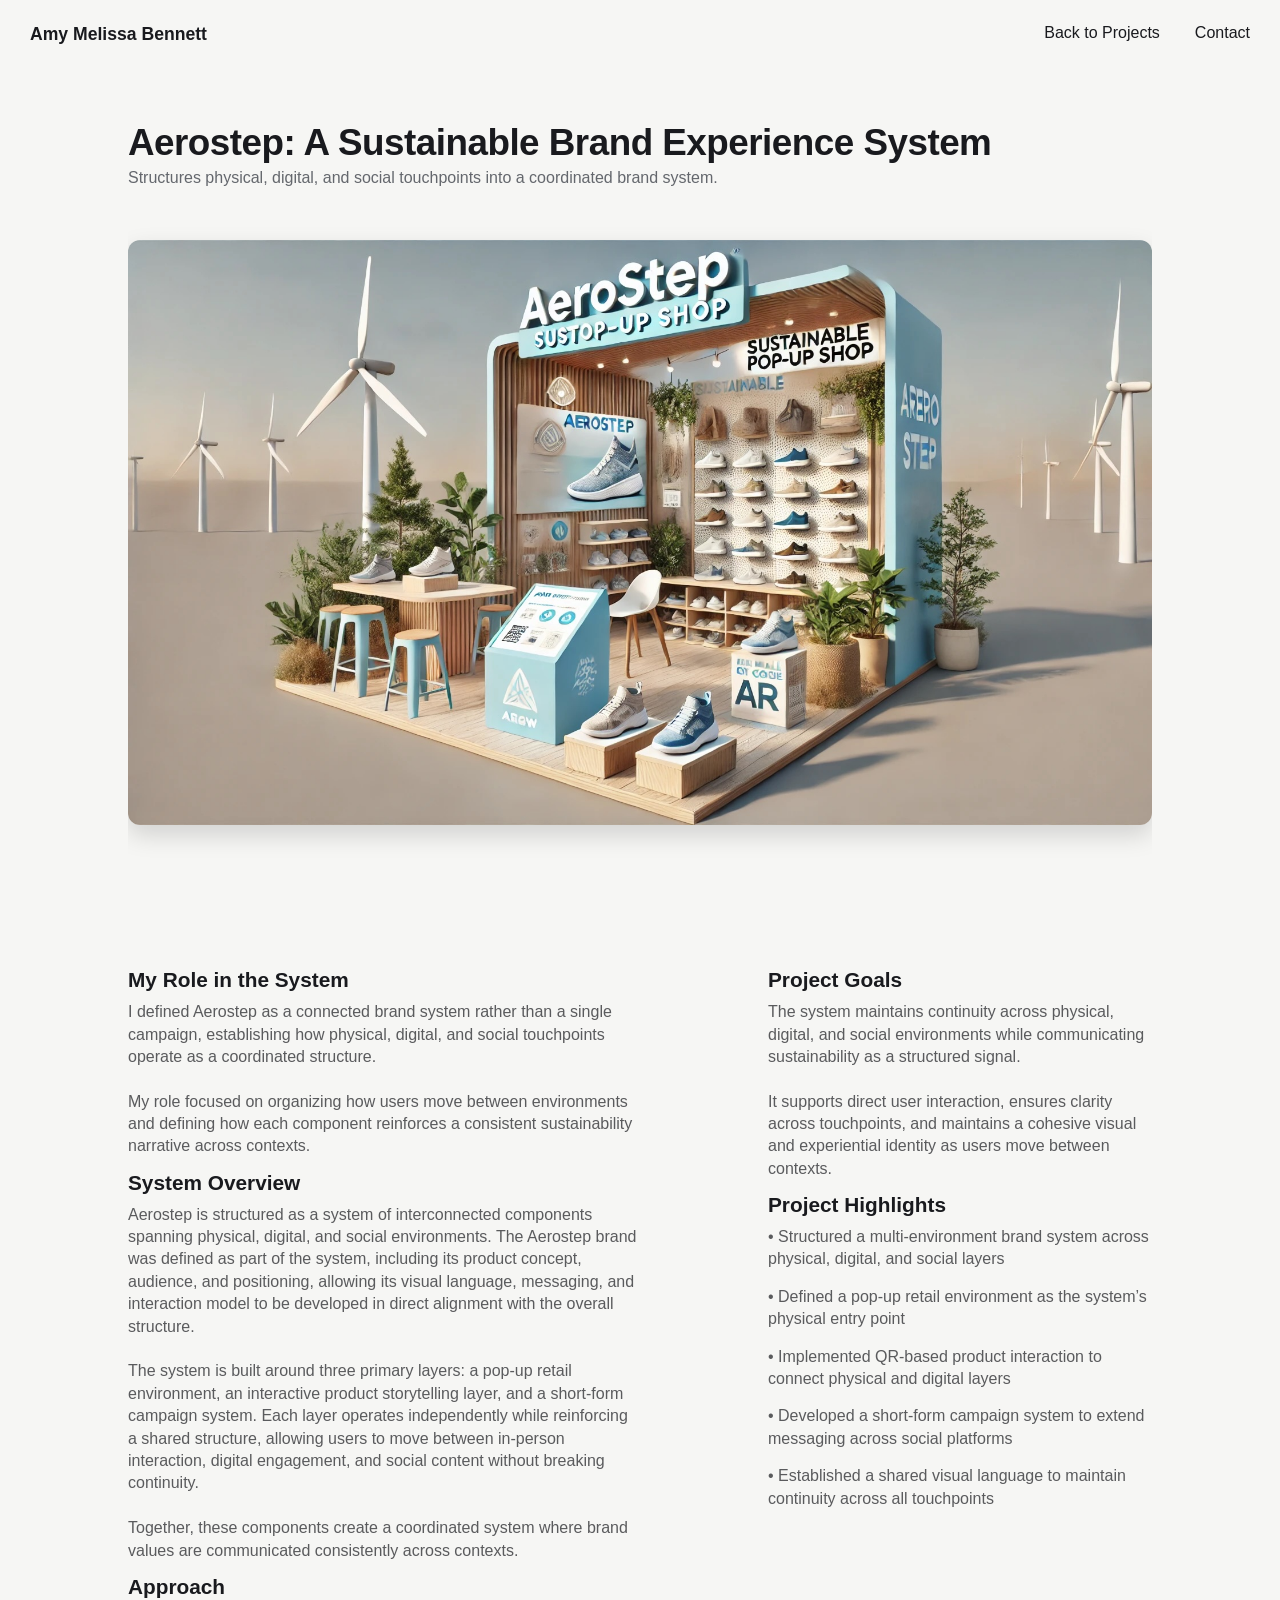
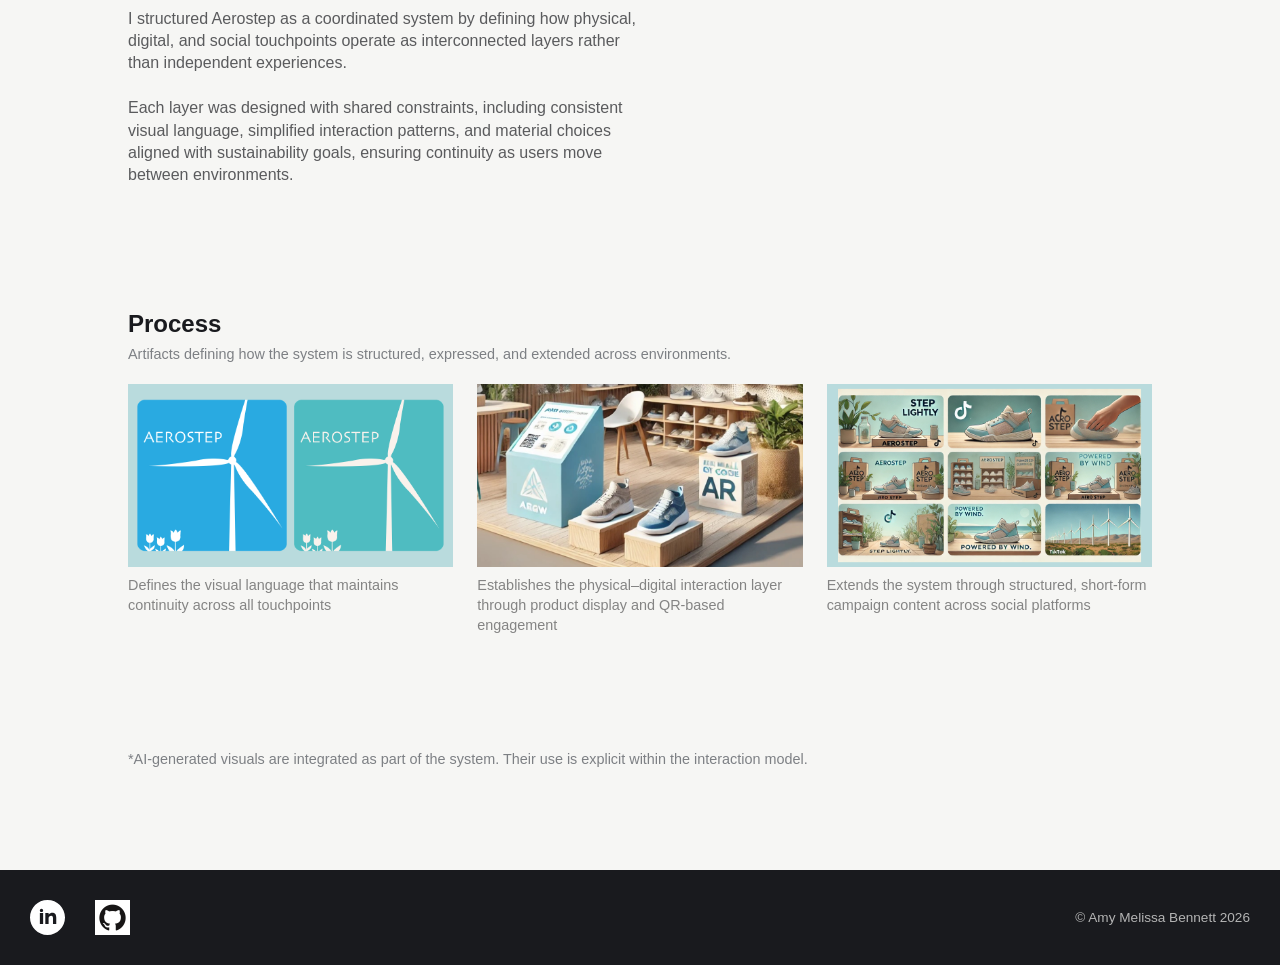
<file: project-aerostep.html>
<!DOCTYPE html>
<html lang="en">

<head>
    <meta charset="utf-8">
    <title>Amy Melissa Bennett | Aerostep</title>
    <meta name="description" content="Aerostep is a sustainable brand experience system connecting physical, digital, and social touchpoints through coordinated interaction design.">
    <meta name="viewport" content="width=device-width, initial-scale=1, maximum-scale=1">

    <!--
        Portfolio site developed from a course starter template. 
        Structure, content hierarchy, responsive behavior, visual system, interaction systems, and project presentation have been extensively customized and refined.
    -->
    
    <link rel="stylesheet" href="css/reset.css">
    <link rel="stylesheet" href="css/styles.css">
    <link rel="shortcut icon" href="img/favicon.svg">
</head>

<body class="project-page">

    <header>
        <a href="index.html#top">
            <h1>Amy Melissa Bennett</h1>
        </a>
    </header>

    <nav id="nav">
        <a href="index.html#section-2">Back to Projects</a>
        <a href="index.html#section-4">Contact</a>
    </nav>

    <!-- Mobile menu -->
    <input type="checkbox" id="active" class="mobile-nav-input" aria-hidden="true">

    <div class="menu cross menu--1" aria-hidden="true">
        <label>
            <input id="checkbox" type="checkbox" onclick="toggleMobileNav()" class="mobile-nav-input">
            <svg viewBox="0 0 100 100">
                <circle cx="50" cy="50" r="30" />
                <path class="line--1" d="M0 40h62c13 0 6 28-4 18L35 35" />
                <path class="line--2" d="M0 50h70" />
                <path class="line--3" d="M0 60h62c13 0 6-28-4-18L35 65" />
            </svg>
        </label>
    </div>

    <main id="project">

        <!-- Project Hero -->
        <section class="project-hero col-80 margin-auto">
            <h2>Aerostep: A Sustainable Brand Experience System</h2>
            <p class="project-subtitle">
                Structures physical, digital, and social touchpoints into a coordinated brand system.
            </p>        
            <figure class="project-hero-image">
                <img src="img/AeroStep-pop-up.jpeg" alt="an ai generated image of an Aerostep pop-up event, featuring shoe displays, design elements, and interactivity">
            </figure>
        </section>

        <!-- Overview -->
        <section>

            <article class="col-40 col-left">
                <h3 class="project-heading-dark">My Role in the System</h3>
                <p>
                    I defined Aerostep as a connected brand system rather than a single campaign, establishing how physical, digital, and social touchpoints operate as a coordinated structure.
                    <br><br>
                    My role focused on organizing how users move between environments and defining how each component reinforces a consistent sustainability narrative across contexts.
                </p>

                <h3 class="project-heading-dark">System Overview</h3>
                <p>
                    Aerostep is structured as a system of interconnected components spanning physical, digital, and social environments. The Aerostep brand was defined as part of the system, including its product concept, audience, and positioning, allowing its visual language, messaging, and interaction model to be developed in direct alignment with the overall structure.
                    <br><br>
                    The system is built around three primary layers: a pop-up retail environment, an interactive product storytelling layer, and a short-form campaign system. Each layer operates independently while reinforcing a shared structure, allowing users to move between in-person interaction, digital engagement, and social content without breaking continuity.
                    <br><br>
                    Together, these components create a coordinated system where brand values are communicated consistently across contexts.
                </p>

                <h3 class="project-heading-dark">Approach</h3>
                <p>
                    I structured Aerostep as a coordinated system by defining how physical, digital, and social touchpoints operate as interconnected layers rather than independent experiences.
                    <br><br>
                    Each layer was designed with shared constraints, including consistent visual language, simplified interaction patterns, and material choices aligned with sustainability goals, ensuring continuity as users move between environments.
                </p>
            </article>

            <article class="col-30 col-right">
                <h3 class="project-heading-dark">Project Goals</h3>
                <p>
                    The system maintains continuity across physical, digital, and social environments while communicating sustainability as a structured signal.
                    <br><br>
                    It supports direct user interaction, ensures clarity across touchpoints, and maintains a cohesive visual and experiential identity as users move between contexts. 
                </p>

                <h3 class="project-heading-dark">Project Highlights</h3>
                <p>• Structured a multi-environment brand system across physical, digital, and social layers</p>
                <p>• Defined a pop-up retail environment as the system’s physical entry point</p>
                <p>• Implemented QR-based product interaction to connect physical and digital layers</p>
                <p>• Developed a short-form campaign system to extend messaging across social platforms</p>
                <p>• Established a shared visual language to maintain continuity across all touchpoints</p>
            </article>

            

        </section>

        

        <!-- Process Section -->
        <section class="process-grid">

            <div class="col-80 margin-auto">
                <h3 class="project-heading-dark">Process</h3>
                <p class="process-note">
                    Artifacts defining how the system is structured, expressed, and extended across environments.
                </p>
            </div>

            <div class="col-80 margin-auto">
                <div class="grid grid-three">

                    <figure class="grid-item process-image">
                        <a href="img/aerostep-logos.jpg" target="_blank" rel="noopener noreferrer">
                            <img src="img/aerostep-logos.jpg" alt="Aerostep brand identity showing two color variations of a wind turbine-inspired logo on blue and teal backgrounds">
                        </a>
                        <p>Defines the visual language that maintains continuity across all touchpoints</p>
                    </figure>

                    <figure class="grid-item process-image">
                        <a href="img/aerostep-qr-interaction.jpg" target="_blank" rel="noopener noreferrer">
                            <img src="img/aerostep-qr-interaction.jpg" alt="Aerostep pop-up retail display featuring sustainable footwear, QR-based interaction, and AR product experience elements">
                        </a>
                        <p>Establishes the physical–digital interaction layer through product display and QR-based engagement</p>
                    </figure>

                    <figure class="grid-item process-image">
                        <a href="img/aerostep-tiktok-ad-1.jpg" target="_blank" rel="noopener noreferrer">
                            <img src="img/aerostep-tiktok-ad-1.jpg" 
                                alt="AI-generated image of a nine panel TikTok ad spot using phrases 'Powered By Wind' and 'Step Lightly'">
                        </a>
                        <p>Extends the system through structured, short-form campaign content across social platforms</p>
                    </figure>
                </div>
            </div>
        </section>
        <div class="col-80 margin-auto">
            <p class="ai-note">
                *AI-generated visuals are integrated as part of the system. Their use is explicit within the interaction model.
            </p>
        </div>
    </main>

    <footer>
        <a href="https://www.linkedin.com/in/amy-melissa-bennett-996837213/" target="_blank" rel="noopener" aria-label="Visit Amy Melissa Bennett's LinkedIn profile" class="social-btn linkedin-btn"></a>
        
        <a href="https://github.com/amymelissabennettmedia-dotcom/amy-bennett-portfolio"
        target="_blank"
        rel="noopener"
        aria-label="Visit Amy Melissa Bennett's GitHub repository"
        class="social-btn github-btn">
        <img src="img/github.png" alt="GitHub">
        </a>

        <p id="copyright">© Amy Melissa Bennett 2026</p>
    </footer>

<script src="js/main.js"></script>



</body>
</html>
</file>
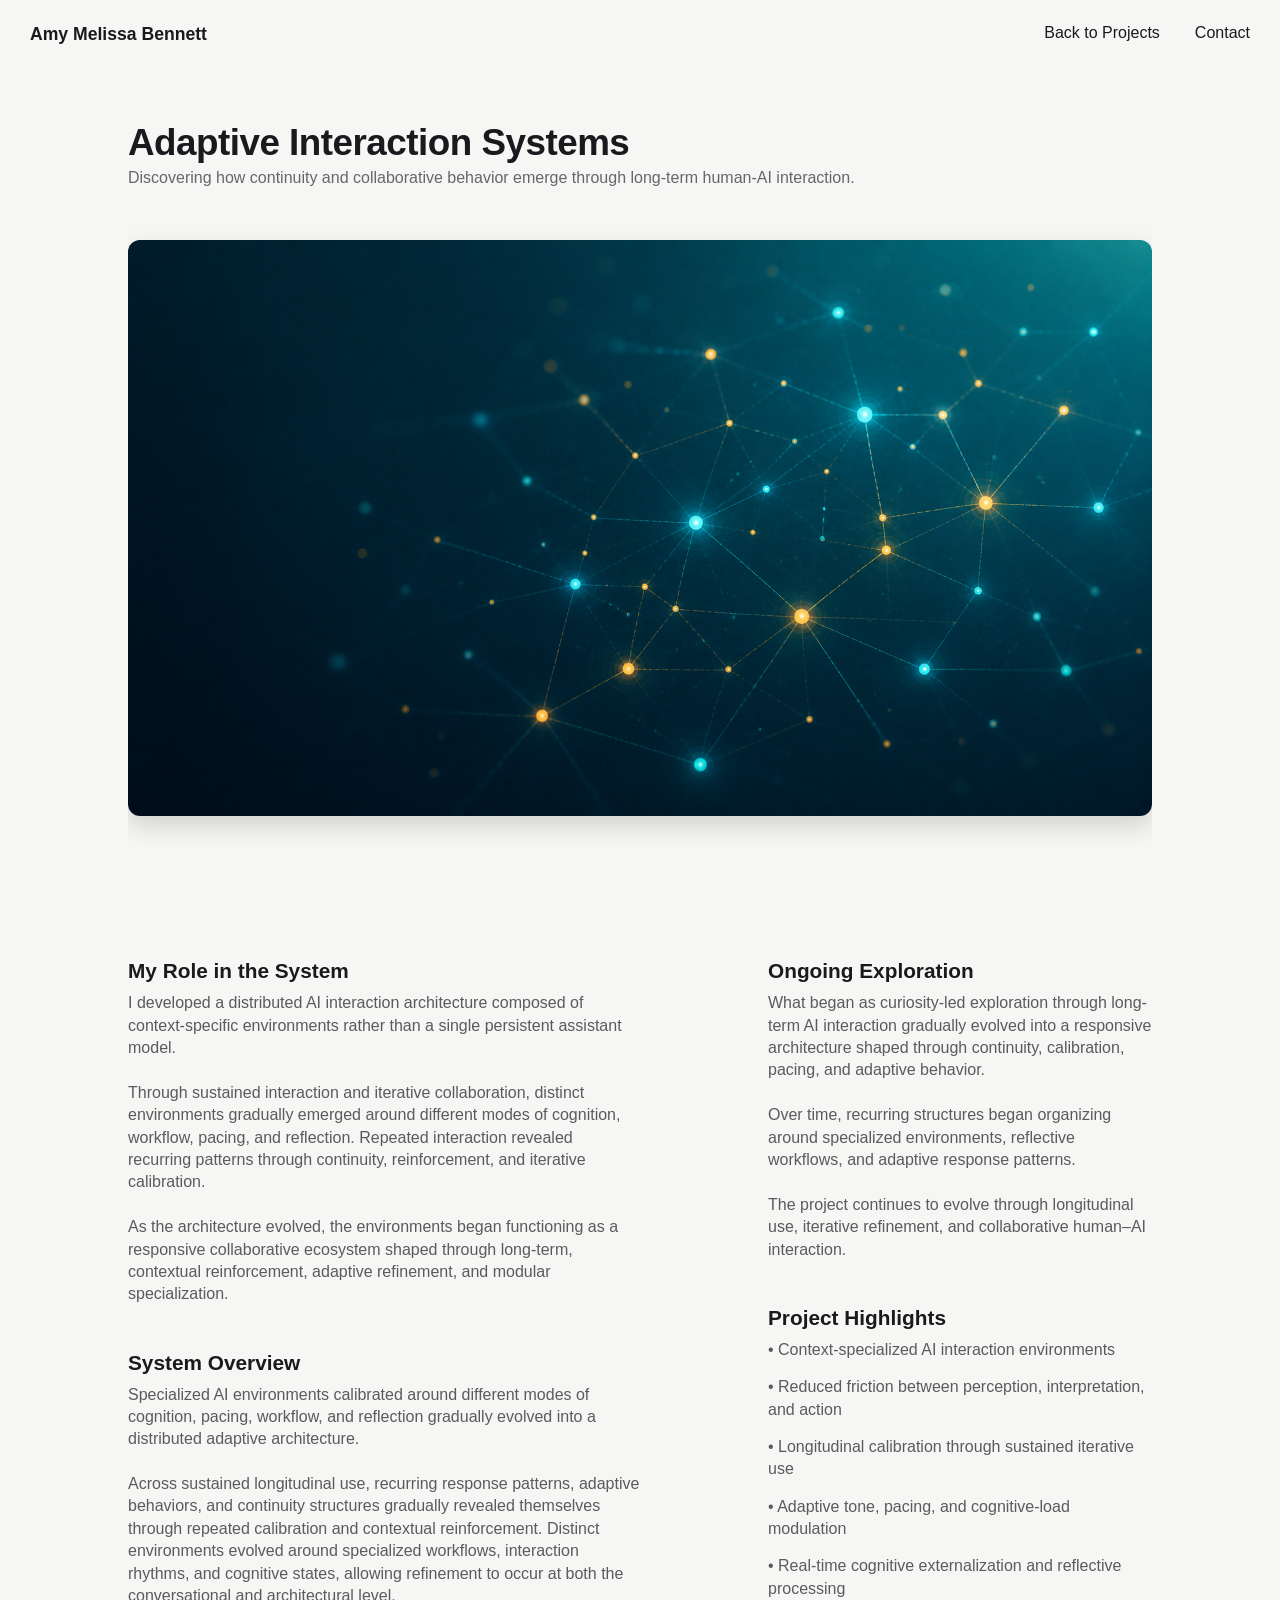
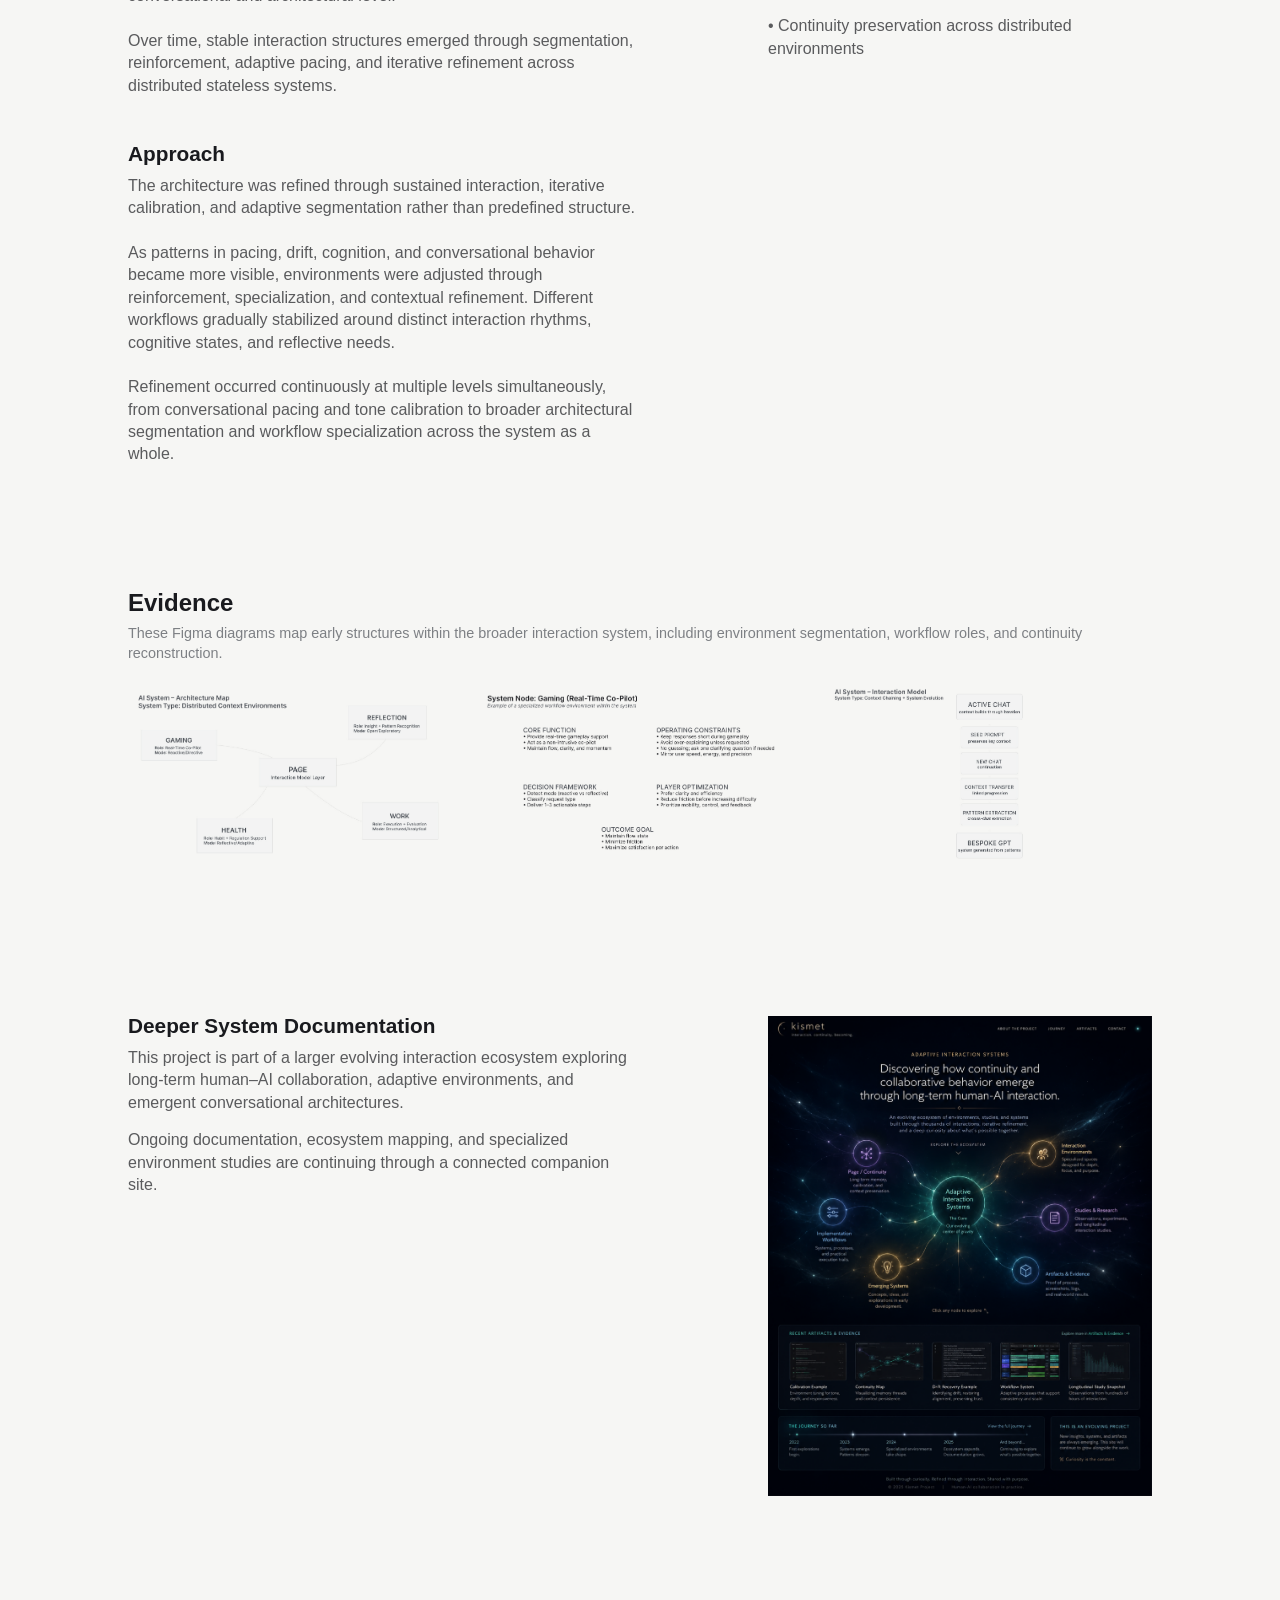
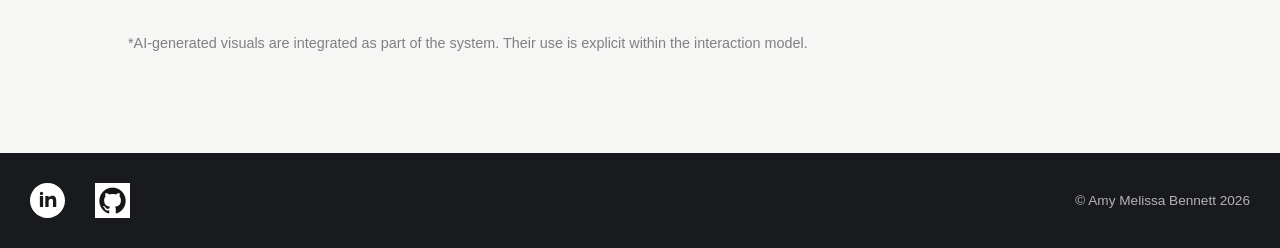
<file: project-designing-ai.html>
<!DOCTYPE html>
<html lang="en">

<head>
    <meta charset="utf-8">
    <title>Amy Melissa Bennett | Adaptive Interaction Systems</title>
    <meta name="description" content="A modular behavioral architecture for reconstructing coherence and contextual alignment within stateless AI systems.">
    <meta name="viewport" content="width=device-width, initial-scale=1, maximum-scale=1">
    
    <!--
        Portfolio site developed from a course starter template.
        Structure, content hierarchy, responsive behavior, visual system,
        interaction systems, and project presentation have been extensively customized and refined.
    -->

    <link rel="stylesheet" href="css/reset.css">
    <link rel="stylesheet" href="css/styles.css">
    <link rel="shortcut icon" href="img/favicon.svg">
</head>

<body class="project-page">

    <header>
        <a href="index.html#top">
            <h1>Amy Melissa Bennett</h1>
        </a>
    </header>

    <nav id="nav">
        <a href="index.html#section-2">Back to Projects</a>
        <a href="index.html#section-4">Contact</a>
    </nav>

    <!-- Mobile menu -->
    <input type="checkbox" id="active" class="mobile-nav-input" aria-hidden="true">

    <div class="menu cross menu--1" aria-hidden="true">
        <label>
            <input id="checkbox" type="checkbox" onclick="toggleMobileNav()" class="mobile-nav-input">
            <svg viewBox="0 0 100 100">
                <circle cx="50" cy="50" r="30" />
                <path class="line--1" d="M0 40h62c13 0 6 28-4 18L35 35" />
                <path class="line--2" d="M0 50h70" />
                <path class="line--3" d="M0 60h62c13 0 6-28-4-18L35 65" />
            </svg>
        </label>
    </div>

    <main id="project">

        <!-- Project Hero -->
        <section class="project-hero col-80 margin-auto">
            <h2>Adaptive Interaction Systems</h2>
            <p class="project-subtitle">
                Discovering how continuity and collaborative behavior emerge through long-term human-AI interaction.
            </p>
            <figure class="project-hero-image">
                <img src="img/designing-ai-hero.png" alt="Abstract network of connected blue and yellow nodes representing context-aware AI systems">
            </figure>
        </section>

        <!-- Overview -->
        <section>

            <article class="col-40 col-left">
                <h3 class="project-heading-dark">My Role in the System</h3>
                <p>
                    I developed a distributed AI interaction architecture composed of context-specific environments rather than a single persistent assistant model.
                    <br><br>
                    Through sustained interaction and iterative collaboration, distinct environments gradually emerged around different modes of cognition, workflow, pacing, and reflection. Repeated interaction revealed recurring patterns through continuity, reinforcement, and iterative calibration.
                    <br><br>
                    As the architecture evolved, the environments began functioning as a responsive collaborative ecosystem shaped through long-term, contextual reinforcement, adaptive refinement, and modular specialization.
                </p><br><br>

                <h3 class="project-heading-dark">System Overview</h3>
                <p>
                    Specialized AI environments calibrated around different modes of cognition, pacing, workflow, and reflection gradually evolved into a distributed adaptive architecture.
                    <br><br>
                    Across sustained longitudinal use, recurring response patterns, adaptive behaviors, and continuity structures gradually revealed themselves through repeated calibration and contextual reinforcement. Distinct environments evolved around specialized workflows, interaction rhythms, and cognitive states, allowing refinement to occur at both the conversational and architectural level.
                    <br><br>
                    Over time, stable interaction structures emerged through segmentation, reinforcement, adaptive pacing, and iterative refinement across distributed stateless systems.
                </p><br><br>

                <h3 class="project-heading-dark">Approach</h3>
                <p>
                    The architecture was refined through sustained interaction, iterative calibration, and adaptive segmentation rather than predefined structure.
                    <br><br>
                    As patterns in pacing, drift, cognition, and conversational behavior became more visible, environments were adjusted through reinforcement, specialization, and contextual refinement. Different workflows gradually stabilized around distinct interaction rhythms, cognitive states, and reflective needs.
                    <br><br>
                    Refinement occurred continuously at multiple levels simultaneously, from conversational pacing and tone calibration to broader architectural segmentation and workflow specialization across the system as a whole.
                </p>
            </article>

            <article class="col-30 col-right">
                <h3 class="project-heading-dark">Ongoing Exploration</h3>
                <p>
                    What began as curiosity-led exploration through long-term AI interaction gradually evolved into a responsive architecture shaped through continuity, calibration, pacing, and adaptive behavior.
                    <br><br>
                    Over time, recurring structures began organizing around specialized environments, reflective workflows, and adaptive response patterns.
                    <br><br>
                    The project continues to evolve through longitudinal use, iterative refinement, and collaborative human–AI interaction.
                    
                </p><br><br>

                <h3 class="project-heading-dark">Project Highlights</h3>
                <p>• Context-specialized AI interaction environments</p>
                <p>• Reduced friction between perception, interpretation, and action</p>
                <p>• Longitudinal calibration through sustained iterative use</p>
                <p>• Adaptive tone, pacing, and cognitive-load modulation</p>
                <p>• Real-time cognitive externalization and reflective processing</p>
                <p>• Continuity preservation across distributed environments</p>
            
            </article>

        </section>

        

        <!-- Process Section -->
        <section class="process-grid">

            <div class="col-80 margin-auto">
                <h3 class="project-heading-dark">Evidence</h3>
                <p class="process-note">
                    These Figma diagrams map early structures within the broader interaction system, including environment segmentation, workflow roles, and continuity reconstruction.
                </p>
            </div>

            <div class="col-80 margin-auto">
                <div class="grid grid-three">

                    <figure class="grid-item process-image">
                        <a href="img/system-architecture.jpg" target="_blank" rel="noopener noreferrer">
                            <img src="img/system-architecture.jpg" 
                                alt="Diagram of a context-aware AI interaction system with a central core connected to four environments—gaming, work, health, and reflection, each representing different roles and interaction modes.">
                        </a>
                    </figure>
                    
                    <figure class="grid-item process-image">
                        <a href="img/gaming-co-pilot-system-node.jpg" target="_blank" rel="noopener noreferrer">
                            <img src="img/gaming-co-pilot-system-node.jpg" 
                                alt="System node diagram showing a gaming co-pilot AI with defined role, constraints, and decision framework">
                        </a>
                    </figure>

                    <figure class="grid-item process-image">
                        <a href="img/interaction-model.jpg" target="_blank" rel="noopener noreferrer">
                            <img src="img/interaction-model.jpg" alt="Diagram showing an AI system interaction model where context is built through iterative chats, preserved via seed prompts, continued across chained conversations, accumulated in an archive, synthesized across sessions, and used to generate a bespoke GPT.">
                        </a>
                    </figure>
                </div>
            </div>
        </section>


        <!-- Deeper System Documentation Section -->
        <section>
            <article class="col-40 col-left">
                    <h3 class="project-heading-dark">Deeper System Documentation</h3>
                    <p>
                        This project is part of a larger evolving interaction ecosystem exploring long-term human–AI collaboration, adaptive environments, and emergent conversational architectures.
                    </p>
                    <p>
                        Ongoing documentation, ecosystem mapping, and specialized environment studies are continuing through a connected companion site.
                    </p>
                    <!-- <a href="COMPANION-LINK.html" class="primary-btn">
                        Explore the Companion Site
                    </a> -->
            </article>
            <article class="col-30 col-right">
                <figure class="grid-item process-image">
                    <a href="img/ui-mock-up.webp" target="_blank" rel="noopener noreferrer">
                        <img src="img/ui-mock-up.webp" 
                            alt="Architectural mockup of homepage ui">
                    </a>
                </figure>
            </article>
        </section>

        

        <div class="col-80 margin-auto">
            <p class="ai-note">
                *AI-generated visuals are integrated as part of the system. Their use is explicit within the interaction model.
            </p>
        </div>
    </main>

    <footer>
        <a href="https://www.linkedin.com/in/amy-melissa-bennett-996837213/" target="_blank" rel="noopener" aria-label="Visit Amy Melissa Bennett's LinkedIn profile" class="social-btn linkedin-btn"></a>

        <a href="https://github.com/amymelissabennettmedia-dotcom/amy-bennett-portfolio"
        target="_blank"
        rel="noopener"
        aria-label="Visit Amy Melissa Bennett's GitHub repository"
        class="social-btn github-btn">
        <img src="img/github.png" alt="GitHub">
        </a>

        <p id="copyright">© Amy Melissa Bennett 2026</p>
    </footer>

<script src="js/main.js"></script>


</body>
</html>
</file>
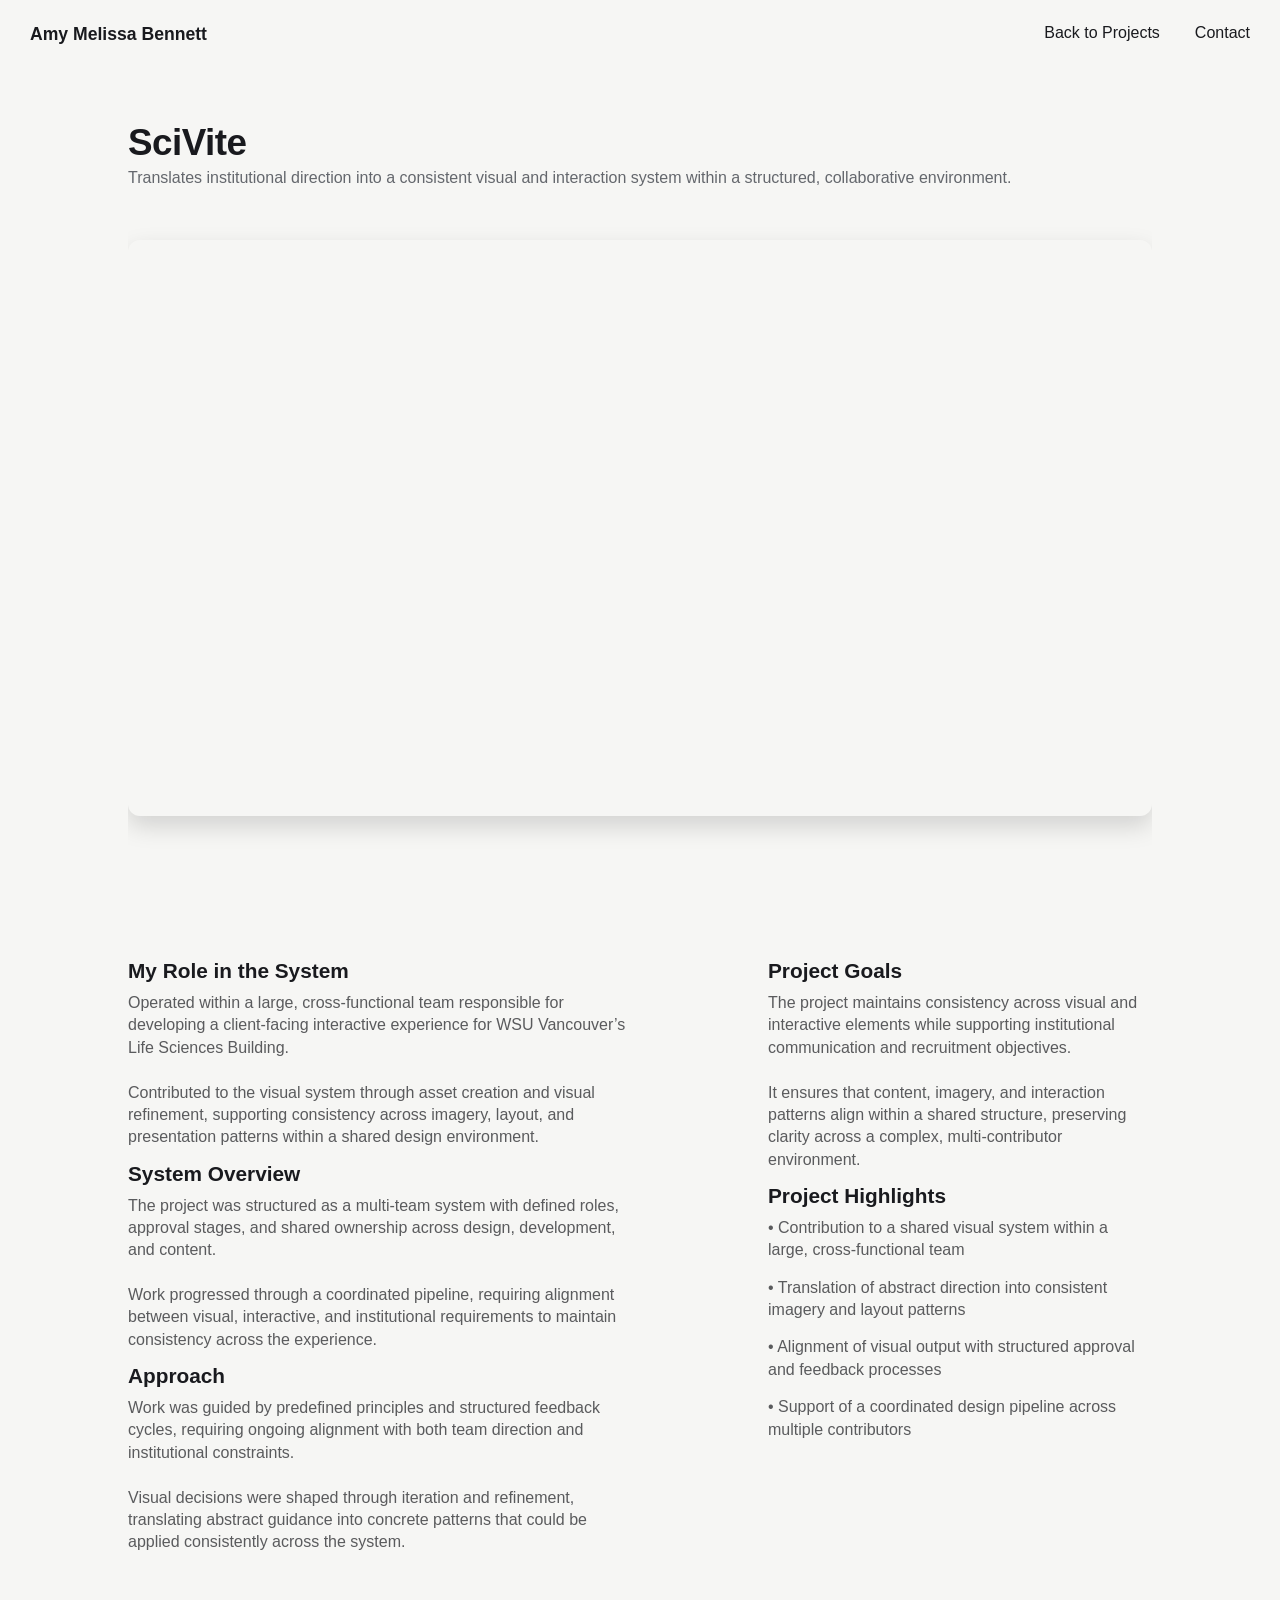
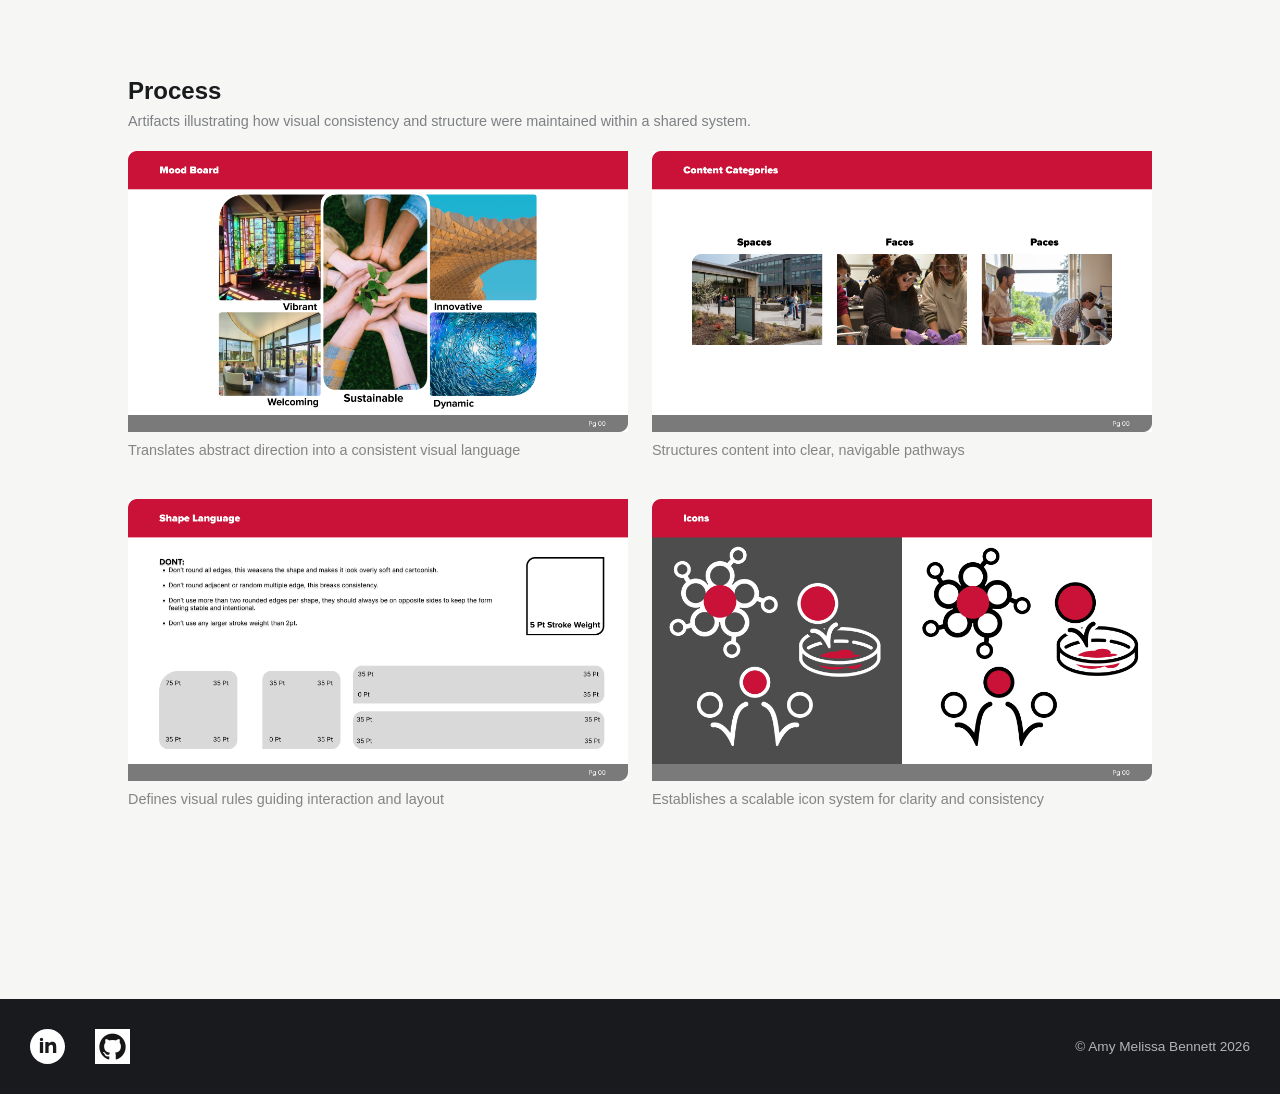
<file: project-scivite-v2.html>
<!DOCTYPE html>
<html lang="en">

<head>
    <meta charset="utf-8">
    <title>Amy Melissa Bennett | SciVite</title>
    <meta name="description" content="SciVite — a conceptual brand project designed to make science more accessible and visually compelling. Created by a collaborative team including Amy Melissa Bennett.">
    <meta name="viewport" content="width=device-width, initial-scale=1, maximum-scale=1">

    <!--
        Portfolio site developed from a course starter template.
        Structure, content hierarchy, responsive behavior, visual system,
        interaction systems, and project presentation have been extensively customized and refined.
    -->

    <link rel="stylesheet" type="text/css" href="css/reset.css">
    <link rel="stylesheet" type="text/css" href="css/styles.css">
    <link rel="shortcut icon" type="image/png" href="img/favicon.svg">
</head>

<body class="project-page">

    <header>
        <a href="index.html#top">
            <h1>Amy Melissa Bennett</h1>
        </a>
    </header>

    <nav id="nav">
        <a href="index.html#section-2">Back to Projects</a>
        <a href="index.html#section-4">Contact</a>
    </nav>

    <!-- Mobile menu -->
    <input type="checkbox" id="active" class="mobile-nav-input" aria-hidden="true">

    <div class="menu cross menu--1" aria-hidden="true">
        <label>
            <input id="checkbox" type="checkbox" onclick="toggleMobileNav()" class="mobile-nav-input">
            <svg viewBox="0 0 100 100" xmlns="http://www.w3.org/2000/svg">
                <circle cx="50" cy="50" r="30" />
                <path class="line--1" d="M0 40h62c13 0 6 28-4 18L35 35" />
                <path class="line--2" d="M0 50h70" />
                <path class="line--3" d="M0 60h62c13 0 6-28-4-18L35 65" />
            </svg>
        </label>
    </div>

<main id="project">

    <!-- Project Hero -->
    <section class="project-hero col-80 margin-auto">
        <h2>SciVite</h2>
        <p class="project-subtitle">
            Translates institutional direction into a consistent visual and interaction system within a structured, collaborative environment.
        </p>
        <div class="vimeo-container">
            <iframe src="https://dtc-wsuv.org/projects/scivite/" title="SciVite" frameborder="0" allowfullscreen>
            </iframe>
        </div>
    </section>

    <!-- Overview -->
    <section>
        <article class="col-40 col-left">
            <h3 class="project-heading-dark">My Role in the System</h3>
            <p>
                Operated within a large, cross-functional team responsible for developing a client-facing interactive experience for WSU Vancouver’s Life Sciences Building.
                <br><br>
                Contributed to the visual system through asset creation and visual refinement, supporting consistency across imagery, layout, and presentation patterns within a shared design environment.
            </p>
            <h3 class="project-heading-dark">System Overview</h3>
            <p>
                The project was structured as a multi-team system with defined roles, approval stages, and shared ownership across design, development, and content.
                <br><br>
                Work progressed through a coordinated pipeline, requiring alignment between visual, interactive, and institutional requirements to maintain consistency across the experience.
            </p>
            <h3 class="project-heading-dark">Approach</h3>
            <p>
                Work was guided by predefined principles and structured feedback cycles, requiring ongoing alignment with both team direction and institutional constraints.
                <br><br>
                Visual decisions were shaped through iteration and refinement, translating abstract guidance into concrete patterns that could be applied consistently across the system.
            </p>
        </article>

        <article class="col-30 col-right">
            <h3 class="project-heading-dark">Project Goals</h3>
            <p>
                The project maintains consistency across visual and interactive elements while supporting institutional communication and recruitment objectives.
                <br><br>
                It ensures that content, imagery, and interaction patterns align within a shared structure, preserving clarity across a complex, multi-contributor environment.
            </p>

            <h3 class="project-heading-dark">Project Highlights</h3>
            <p>• Contribution to a shared visual system within a large, cross-functional team</p>
            <p>• Translation of abstract direction into consistent imagery and layout patterns</p>
            <p>• Alignment of visual output with structured approval and feedback processes</p>
            <p>• Support of a coordinated design pipeline across multiple contributors</p>
        </article>
    </section>

    <!-- Process Section -->
    <section class="process-grid">

    <!-- Heading row -->
        <div class="col-80 margin-auto">
            <h3 class="project-heading-dark">Process</h3>
            <p class="process-note">
                Artifacts illustrating how visual consistency and structure were maintained within a shared system.
            </p>
        </div>
        
    <!-- Grid row -->
        <div class="col-80 margin-auto">
            <div class="grid">

                <figure class="grid-item process-image">
                    <a href="img/mood-board.jpg" target="_blank" rel="noopener noreferrer">
                        <img src="img/mood-board.jpg" 
                        alt="SciVite mood board exploring color, imagery, and visual tone for the project’s environmental identity">
                    </a>
                    <p>Translates abstract direction into a consistent visual language</p>
                </figure>

                <figure class="grid-item process-image">
                    <a href="img/content-categories.jpg" target="_blank" rel="noopener noreferrer">
                        <img src="img/content-categories.jpg" 
                        alt="Content organization system grouping imagery into categories for navigation and storytelling structure">
                    </a>
                    <p>Structures content into clear, navigable pathways</p>
                </figure>

                <figure class="grid-item process-image">
                    <a href="img/shape-language.jpg" target="_blank" rel="noopener noreferrer">
                        <img src="img/shape-language.jpg" 
                        alt="Shape language guide defining visual rules, corner radius standards, and structural consistency">
                    </a>
                    <p>Defines visual rules guiding interaction and layout</p>
                </figure>

                <figure class="grid-item process-image">
                    <a href="img/icons.jpg" target="_blank" rel="noopener noreferrer">
                        <img src="img/icons.jpg" 
                        alt="SciVite icon system showing scalable visual symbols developed for clarity and consistency across the interface">
                    </a>
                    <p>Establishes a scalable icon system for clarity and consistency</p>
                </figure>
            </div>
        </div>

    </section>
</main>

<footer>
    <a href="https://www.linkedin.com/in/amy-melissa-bennett-996837213/"
    target="_blank" rel="noopener" aria-label="Visit Amy Melissa Bennett's LinkedIn profile" class="social-btn linkedin-btn"></a>
    <a href="https://github.com/amymelissabennettmedia-dotcom/amy-bennett-portfolio"
        target="_blank"
        rel="noopener"
        aria-label="Visit Amy Melissa Bennett's GitHub repository"
        class="social-btn github-btn">
        <img src="img/github.png" alt="GitHub">
        </a>
    <p id="copyright">© Amy Melissa Bennett 2026</p>
</footer>

<script src="js/main.js"></script>
</body>
</html>
</file>
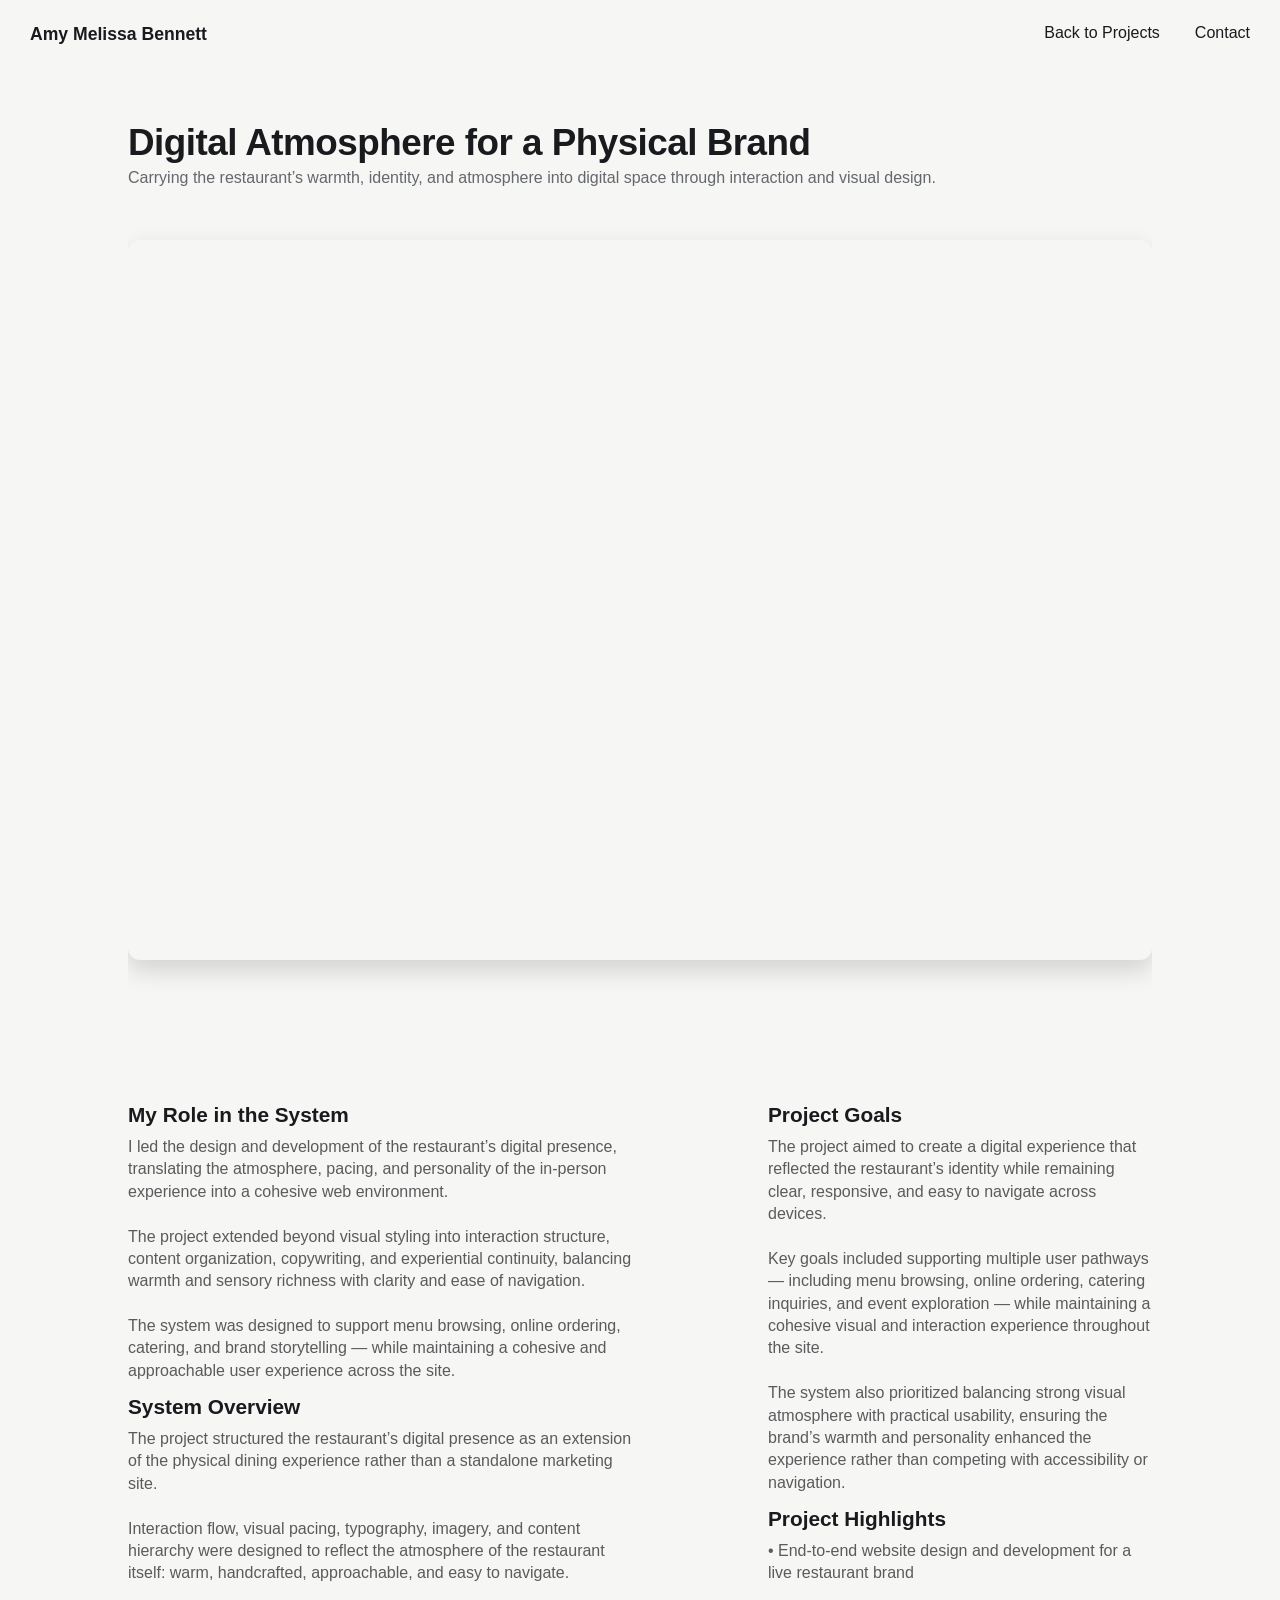
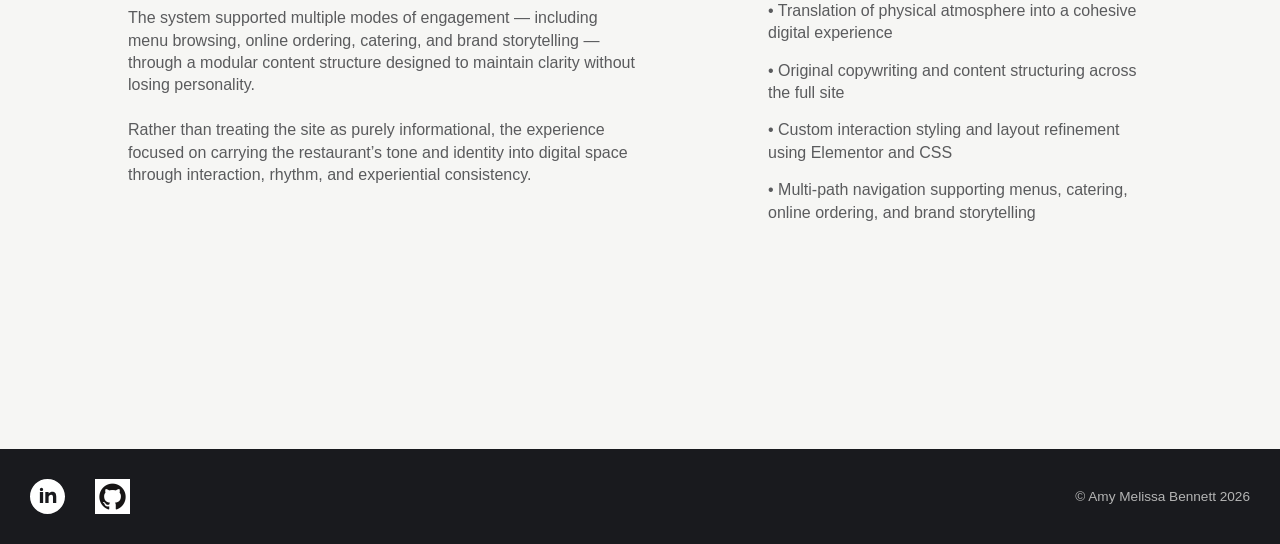
<file: project-smokin-oak-v2.html>
<!DOCTYPE html>
<html lang="en">

<head>
    <meta charset="utf-8">
    <title>Amy Melissa Bennett | Digital Atmosphere for a Physical Brand</title>
    <meta name="description" content="A restaurant website system translating the atmosphere, pacing, and identity of a physical dining experience into digital space.">
    <meta name="viewport" content="width=device-width, initial-scale=1, maximum-scale=1">
    
    <!--
        Portfolio site developed from a course starter template.
        Structure, content hierarchy, responsive behavior, visual system,
        interaction systems, and project presentation have been extensively customized and refined.
    -->

    <link rel="stylesheet" href="css/reset.css">
    <link rel="stylesheet" href="css/styles.css">
    <link rel="shortcut icon" href="img/favicon.svg">
</head>

<body class="project-page">

    <header>
        <a href="index.html#top">
            <h1>Amy Melissa Bennett</h1>
        </a>
    </header>

    <nav id="nav">
        <a href="index.html#section-2">Back to Projects</a>
        <a href="index.html#section-4">Contact</a>
    </nav>

    <!-- Mobile menu -->
    <input type="checkbox" id="active" class="mobile-nav-input" aria-hidden="true">

    <div class="menu cross menu--1" aria-hidden="true">
        <label>
            <input id="checkbox" type="checkbox" onclick="toggleMobileNav()" class="mobile-nav-input">
            <svg viewBox="0 0 100 100">
                <circle cx="50" cy="50" r="30" />
                <path class="line--1" d="M0 40h62c13 0 6 28-4 18L35 35" />
                <path class="line--2" d="M0 50h70" />
                <path class="line--3" d="M0 60h62c13 0 6-28-4-18L35 65" />
            </svg>
        </label>
    </div>

    <main id="project">

        <!-- Project Hero -->
        <section class="project-hero col-80 margin-auto">
            <h2>Digital Atmosphere for a Physical Brand</h2>
            <p class="project-subtitle">
                Carrying the restaurant’s warmth, identity, and atmosphere into digital space through interaction and visual design.
            </p>
            <div class="vimeo-container">
                <iframe src="https://thesmokinoakpit.com/" title="The Smokin' Oak Pit and Drinkery" frameborder="0" style="width: 100%; height: 720px;" allowfullscreen>
                </iframe>
            </div>
        </section>

        <!-- Overview -->
        <section>

            <article class="col-40 col-left">
                <h3 class="project-heading-dark">My Role in the System</h3>
                <p>
                    I led the design and development of the restaurant’s digital presence, translating the atmosphere, pacing, and personality of the in-person experience into a cohesive web environment.
                    <br><br>
                    The project extended beyond visual styling into interaction structure, content organization, copywriting, and experiential continuity, balancing warmth and sensory richness with clarity and ease of navigation.
                    <br><br>
                    The system was designed to support menu browsing, online ordering, catering, and brand storytelling — while maintaining a cohesive and approachable user experience across the site.
                </p>

                <h3 class="project-heading-dark">System Overview</h3>
                <p>
                    The project structured the restaurant’s digital presence as an extension of the physical dining experience rather than a standalone marketing site.
                    <br><br>
                    Interaction flow, visual pacing, typography, imagery, and content hierarchy were designed to reflect the atmosphere of the restaurant itself: warm, handcrafted, approachable, and easy to navigate.
                    <br><br>
                    The system supported multiple modes of engagement — including menu browsing, online ordering, catering, and brand storytelling — through a modular content structure designed to maintain clarity without losing personality.
                    <br><br>
                    Rather than treating the site as purely informational, the experience focused on carrying the restaurant’s tone and identity into digital space through interaction, rhythm, and experiential consistency.
                </p>

            </article>

            <article class="col-30 col-right">
                <h3 class="project-heading-dark">Project Goals</h3>
                <p>
                    The project aimed to create a digital experience that reflected the restaurant’s identity while remaining clear, responsive, and easy to navigate across devices.
                    <br><br>
                    Key goals included supporting multiple user pathways — including menu browsing, online ordering, catering inquiries, and event exploration — while maintaining a cohesive visual and interaction experience throughout the site.
                    <br><br>
                    The system also prioritized balancing strong visual atmosphere with practical usability, ensuring the brand’s warmth and personality enhanced the experience rather than competing with accessibility or navigation.
                </p>

                <h3 class="project-heading-dark">Project Highlights</h3>
                <p>• End-to-end website design and development for a live restaurant brand</p>
                <p>• Translation of physical atmosphere into a cohesive digital experience</p>
                <p>• Original copywriting and content structuring across the full site</p>
                <p>• Custom interaction styling and layout refinement using Elementor and CSS</p>
                <p>• Multi-path navigation supporting menus, catering, online ordering, and brand storytelling</p>
            </article>

        </section>

    </main>

    <footer>
        <a href="https://www.linkedin.com/in/amy-melissa-bennett-996837213/" target="_blank" rel="noopener" aria-label="Visit Amy Melissa Bennett's LinkedIn profile" class="social-btn linkedin-btn"></a>

        <a href="https://github.com/amymelissabennettmedia-dotcom/amy-bennett-portfolio"
        target="_blank"
        rel="noopener"
        aria-label="Visit Amy Melissa Bennett's GitHub repository"
        class="social-btn github-btn">
        <img src="img/github.png" alt="GitHub">
        </a>

        <p id="copyright">© Amy Melissa Bennett 2026</p>
    </footer>

<script src="js/main.js"></script>

</body>
</html>
</file>
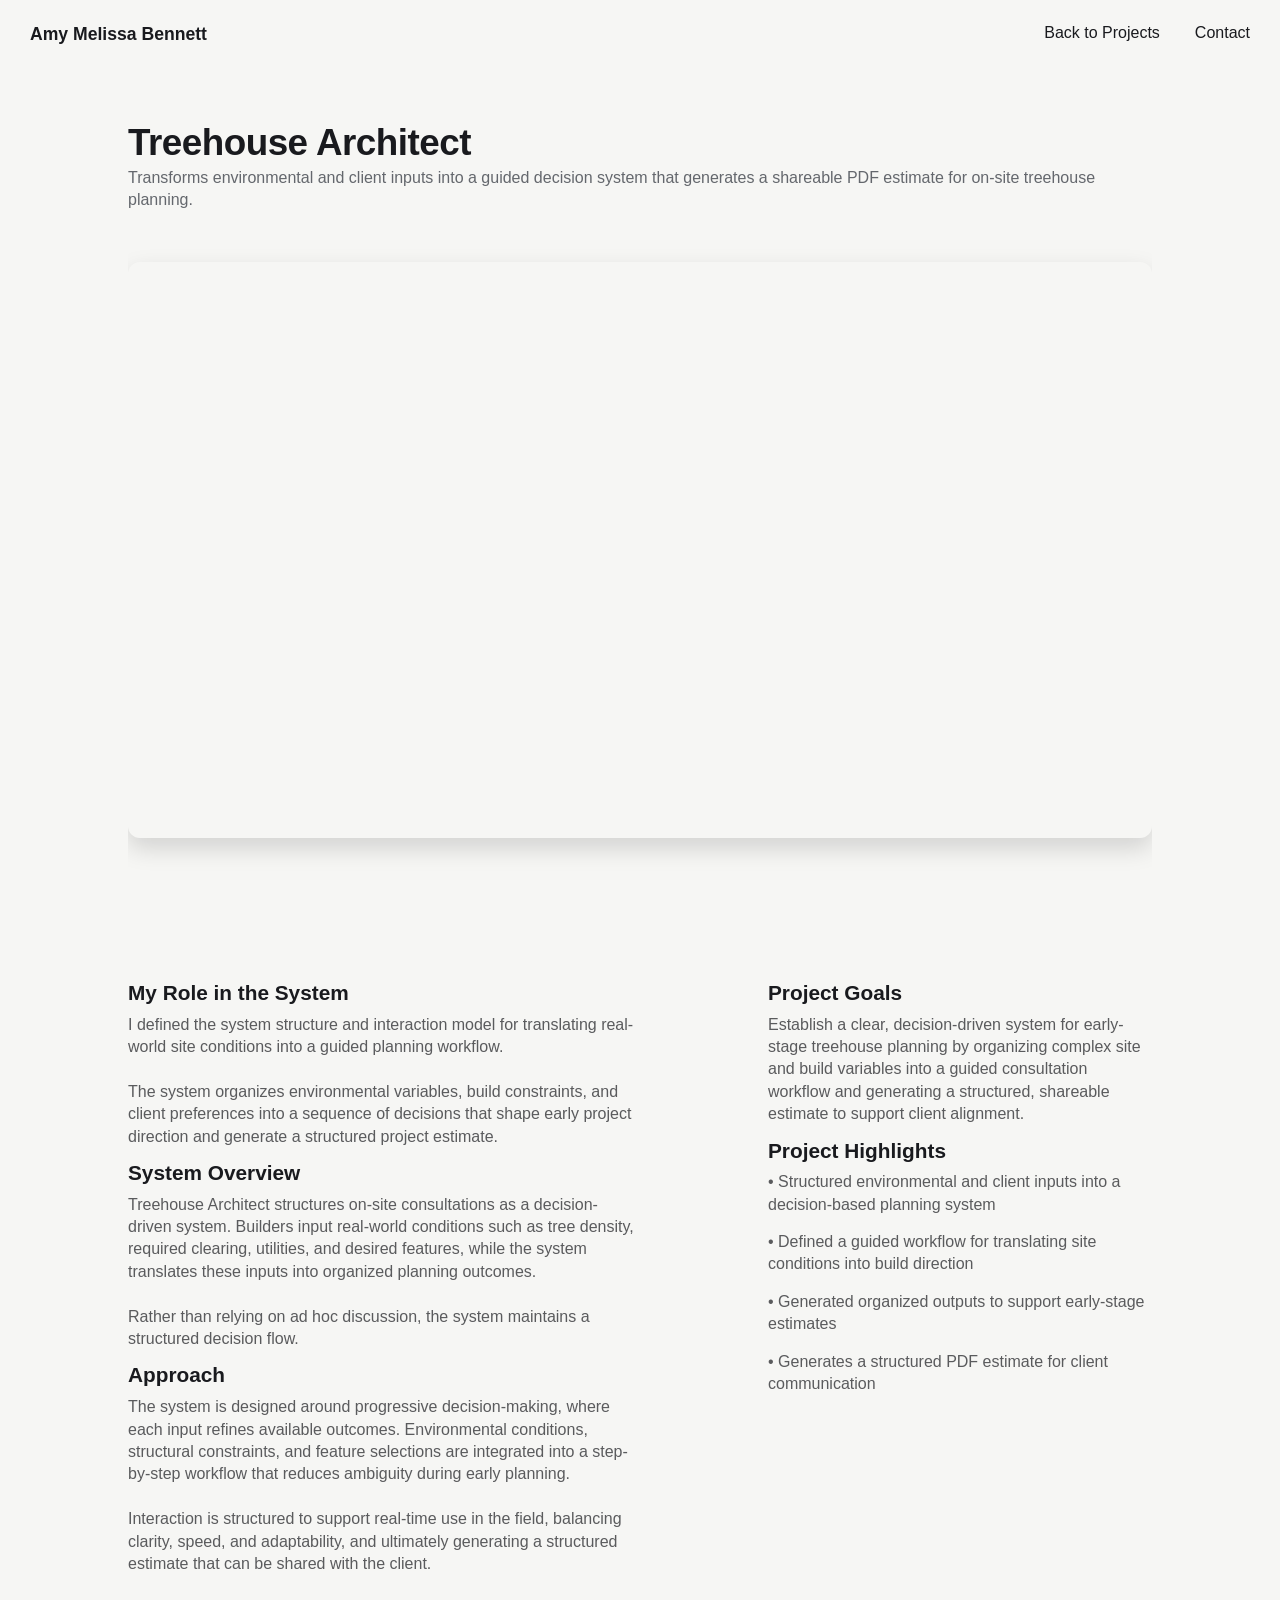
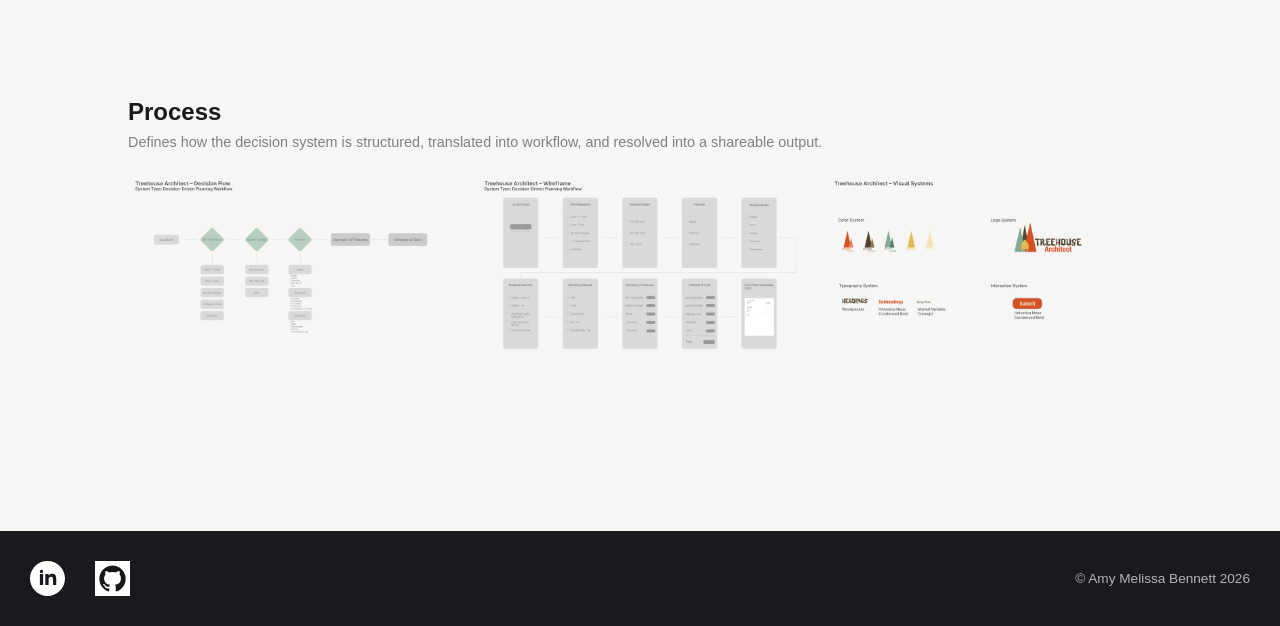
<file: project-treehouse-architect-v2.html>
<!DOCTYPE html>
<html lang="en">

<head>
    <meta charset="utf-8">
    <title>Amy Melissa Bennett | Treehouse Architect</title>
    <meta name="description" content="Treehouse Architect — a professional-use planning tool concept translating complex build decisions into a clear, system-driven user experience.">
    <meta name="viewport" content="width=device-width, initial-scale=1, maximum-scale=1">
    
    <!--
        Portfolio site developed from a course starter template.
        Structure, content hierarchy, responsive behavior, visual system,
        interaction systems, and project presentation have been extensively customized and refined.
    -->

    <link rel="stylesheet" href="css/reset.css">
    <link rel="stylesheet" href="css/styles.css">
    <link rel="shortcut icon" href="img/favicon.svg">
</head>

<body class="project-page">

    <header>
        <a href="index.html#top">
            <h1>Amy Melissa Bennett</h1>
        </a>
    </header>

    <nav id="nav">
        <a href="index.html#section-2">Back to Projects</a>
        <a href="index.html#section-4">Contact</a>
    </nav>

    <!-- Mobile menu -->
    <input type="checkbox" id="active" class="mobile-nav-input" aria-hidden="true">

    <div class="menu cross menu--1" aria-hidden="true">
        <label>
            <input id="checkbox" type="checkbox" onclick="toggleMobileNav()" class="mobile-nav-input">
            <svg viewBox="0 0 100 100">
                <circle cx="50" cy="50" r="30" />
                <path class="line--1" d="M0 40h62c13 0 6 28-4 18L35 35" />
                <path class="line--2" d="M0 50h70" />
                <path class="line--3" d="M0 60h62c13 0 6-28-4-18L35 65" />
            </svg>
        </label>
    </div>

    <main id="project">

        <!-- Project Hero -->
        <section class="project-hero col-80 margin-auto">
            
            <h2>Treehouse Architect</h2>
            <p class="project-subtitle">
                Transforms environmental and client inputs into a guided decision system that generates a shareable PDF estimate for on-site treehouse planning.
            </p>

            <div class="vimeo-container">
                <!-- Autoplay Video -->
                <iframe
                    src="https://player.vimeo.com/video/780018988"
                    title="Treehouse Architect prototype video"
                    frameborder="0"
                    allow="autoplay; fullscreen"
                    allowfullscreen>
                </iframe>
            </div>
        </section>

        <!-- Overview -->
        <section>

            <article class="col-40 col-left">
                <h3 class="project-heading-dark">My Role in the System</h3>
                <p>
                    I defined the system structure and interaction model for translating real-world site conditions into a guided planning workflow.
                    <br><br>
                    The system organizes environmental variables, build constraints, and client preferences into a sequence of decisions that shape early project direction and generate a structured project estimate.
                </p>

                <h3 class="project-heading-dark">System Overview</h3>
                <p>
                    Treehouse Architect structures on-site consultations as a decision-driven system. Builders input real-world conditions such as tree density, required clearing, utilities, and desired features, while the system translates these inputs into organized planning outcomes.
                    <br><br>
                    Rather than relying on ad hoc discussion, the system maintains a structured decision flow.
                </p>

                <h3 class="project-heading-dark">Approach</h3>
                <p>
                    The system is designed around progressive decision-making, where each input refines available outcomes. Environmental conditions, structural constraints, and feature selections are integrated into a step-by-step workflow that reduces ambiguity during early planning.
                    <br><br>
                    Interaction is structured to support real-time use in the field, balancing clarity, speed, and adaptability, and ultimately generating a structured estimate that can be shared with the client.
                </p>
            </article>

            <article class="col-30 col-right">
                <h3 class="project-heading-dark">Project Goals</h3>
                <p>
                    Establish a clear, decision-driven system for early-stage treehouse planning by organizing complex site and build variables into a guided consultation workflow and generating a structured, shareable estimate to support client alignment.
                </p>

                <h3 class="project-heading-dark">Project Highlights</h3>
                <p>• Structured environmental and client inputs into a decision-based planning system</p>
                <p>• Defined a guided workflow for translating site conditions into build direction</p>
                <p>• Generated organized outputs to support early-stage estimates </p>
                <p>• Generates a structured PDF estimate for client communication</p>
            </article>

        </section>

        <!-- Process Section -->

        <section class="process-grid">

            <div class="col-80 margin-auto">
                <h3 class="project-heading-dark">Process</h3>
                <p class="process-note">
                    Defines how the decision system is structured, translated into workflow, and resolved into a shareable output.
                </p>
            </div>

            <div class="col-80 margin-auto">
                <div class="grid grid-three">

                    <figure class="grid-item process-image">
                        <a href="img/ta-decision-flow.jpg" target="_blank" rel="noopener noreferrer">
                            <img src="img/ta-decision-flow.jpg" 
                            alt="Decision flow diagram mapping how environmental and client inputs move through the planning workflow">
                        </a>
                    </figure>

                    <figure class="grid-item process-image">
                        <a href="img/ta-wireframe.jpg" target="_blank" rel="noopener noreferrer">
                            <img src="img/ta-wireframe.jpg" 
                            alt="Wireframe layouts showing the guided consultation and estimate generation interface">
                        </a>
                    </figure>
                    
                    <figure class="grid-item process-image">
                        <a href="img/ta-visual-systems.jpg" target="_blank" rel="noopener noreferrer">
                            <img src="img/ta-visual-systems.jpg" 
                            alt="Visual system exploration defining layout, typography, and interface structure for the planning tool">
                        </a>
                    </figure>
                </div>
            </div>

    </section>

    </main>

    <footer>
        <a href="https://www.linkedin.com/in/amy-melissa-bennett-996837213/" target="_blank" rel="noopener" aria-label="Visit Amy Melissa Bennett's LinkedIn profile" class="social-btn linkedin-btn"></a>

        <a href="https://github.com/amymelissabennettmedia-dotcom/amy-bennett-portfolio"
        target="_blank"
        rel="noopener"
        aria-label="Visit Amy Melissa Bennett's GitHub repository"
        class="social-btn github-btn">
        <img src="img/github.png" alt="GitHub">
        </a>

        <p id="copyright">© Amy Melissa Bennett 2026</p>
    </footer>

<script src="js/main.js"></script>

</body>
</html>
</file>
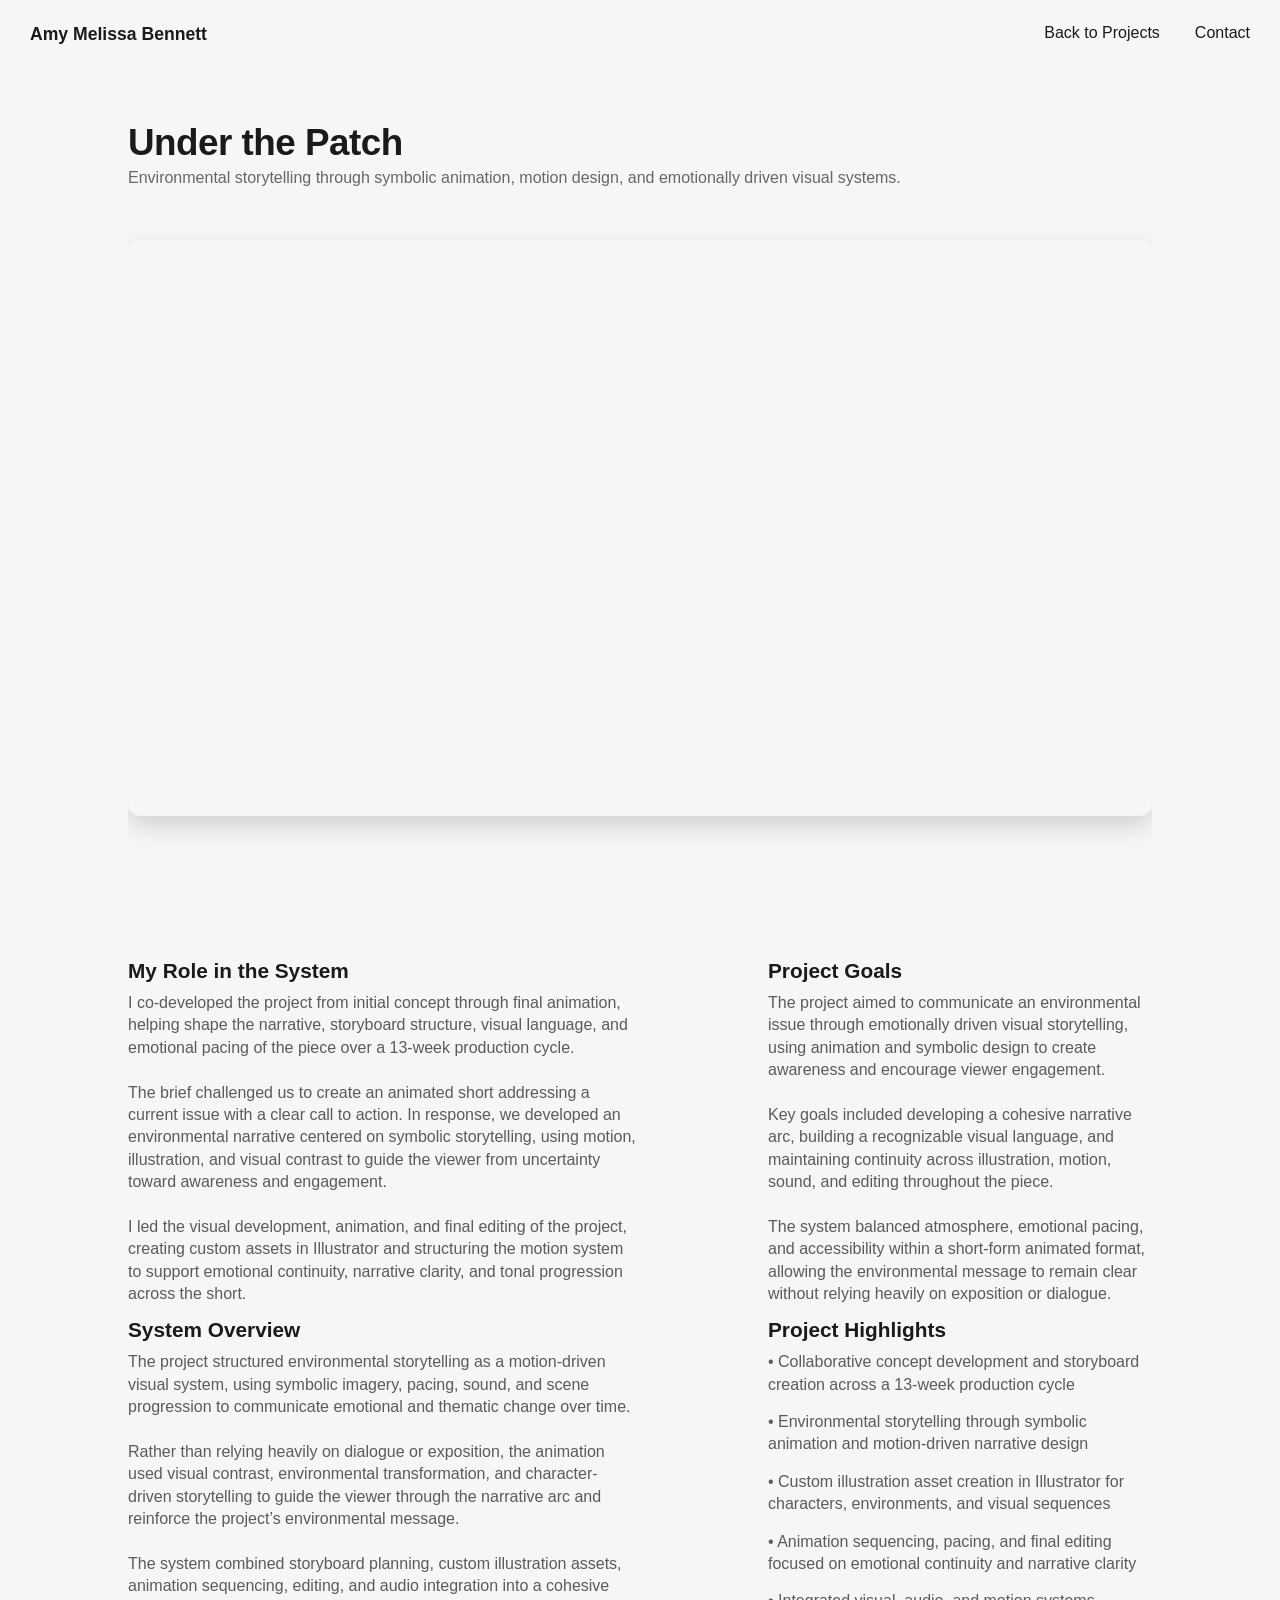
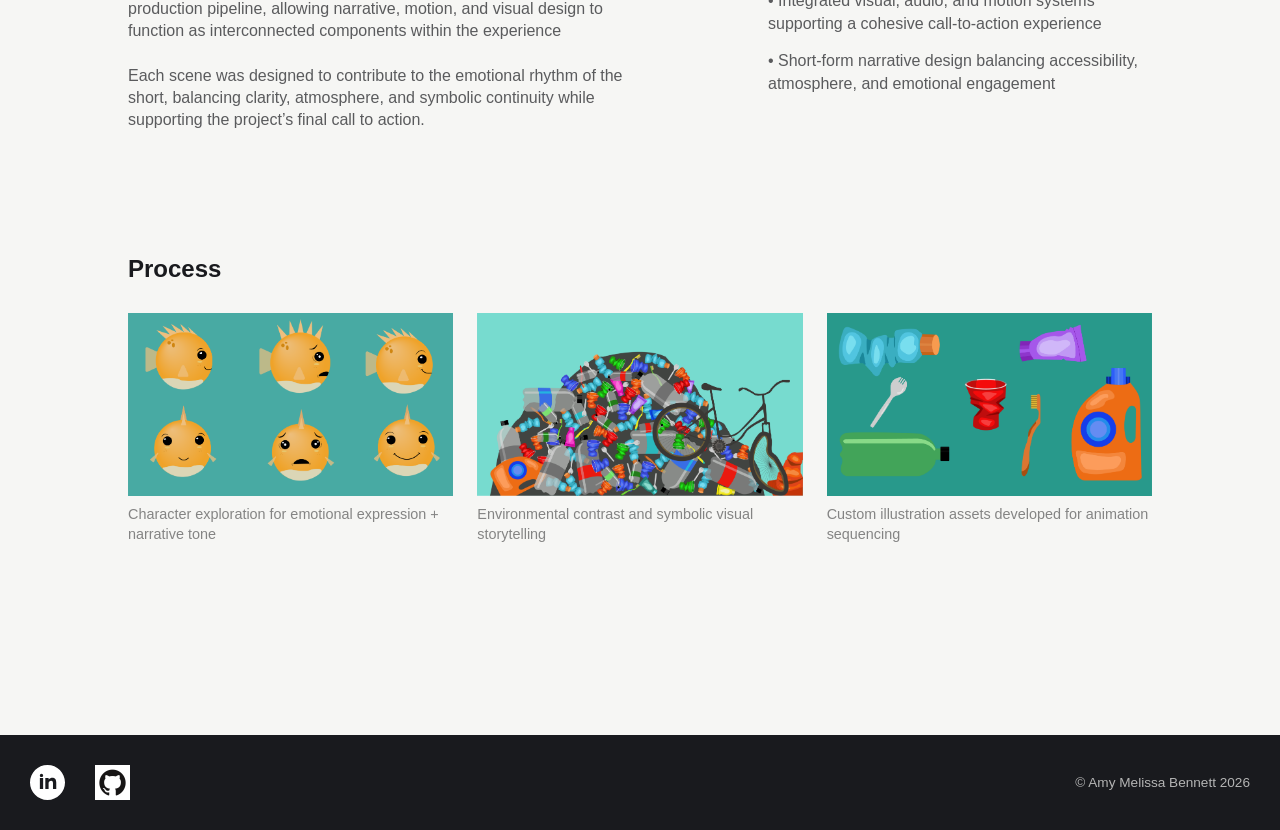
<file: project-under-the-patch-v2.html>
<!DOCTYPE html>
<html lang="en">

<head>
    <meta charset="utf-8">
    <title>Amy Melissa Bennett | Under the Patch</title>
    <meta name="description" content="An animated environmental storytelling project using symbolic motion design, illustration, and emotional pacing to guide viewer awareness and engagement.">
    <meta name="viewport" content="width=device-width, initial-scale=1, maximum-scale=1">
    
    <!--
        Portfolio site developed from a course starter template.
        Structure, content hierarchy, responsive behavior, visual system,
        interaction systems, and project presentation have been extensively customized and refined.
    -->

    <link rel="stylesheet" href="css/reset.css">
    <link rel="stylesheet" href="css/styles.css">
    <link rel="shortcut icon" href="img/favicon.svg">
</head>

<body class="project-page">

    <header>
        <a href="index.html#top">
            <h1>Amy Melissa Bennett</h1>
        </a>
    </header>

    <nav id="nav">
        <a href="index.html#section-2">Back to Projects</a>
        <a href="index.html#section-4">Contact</a>
    </nav>

    <!-- Mobile menu -->
    <input type="checkbox" id="active" class="mobile-nav-input" aria-hidden="true">

    <div class="menu cross menu--1" aria-hidden="true">
        <label>
            <input id="checkbox" type="checkbox" onclick="toggleMobileNav()" class="mobile-nav-input">
            <svg viewBox="0 0 100 100">
                <circle cx="50" cy="50" r="30" />
                <path class="line--1" d="M0 40h62c13 0 6 28-4 18L35 35" />
                <path class="line--2" d="M0 50h70" />
                <path class="line--3" d="M0 60h62c13 0 6-28-4-18L35 65" />
            </svg>
        </label>
    </div>

    <main id="project">

        <!-- Project Hero -->
        <section class="project-hero col-80 margin-auto">
            <h2>Under the Patch</h2>
            <p class="project-subtitle">
                Environmental storytelling through symbolic animation, motion design, and emotionally driven visual systems.</p>
            <div class="vimeo-container">
                <iframe src="https://player.vimeo.com/video/1058468230"
                    title="Under the Patch"
                    frameborder="0"
                    allow="autoplay; fullscreen; picture-in-picture; clipboard-write; encrypted-media"
                    allowfullscreen>
                </iframe>
            </div>
        </section>

        <!-- Overview -->
        <section>

            <article class="col-40 col-left">
                <h3 class="project-heading-dark">My Role in the System</h3>
                <p>
                    I co-developed the project from initial concept through final animation, helping shape the narrative, storyboard structure, visual language, and emotional pacing of the piece over a 13-week production cycle.
                    <br><br>
                    The brief challenged us to create an animated short addressing a current issue with a clear call to action. In response, we developed an environmental narrative centered on symbolic storytelling, using motion, illustration, and visual contrast to guide the viewer from uncertainty toward awareness and engagement.
                    <br><br>
                    I led the visual development, animation, and final editing of the project, creating custom assets in Illustrator and structuring the motion system to support emotional continuity, narrative clarity, and tonal progression across the short.</p>

                <h3 class="project-heading-dark">System Overview</h3>
                <p>
                    The project structured environmental storytelling as a motion-driven visual system, using symbolic imagery, pacing, sound, and scene progression to communicate emotional and thematic change over time.
                    <br><br>
                    Rather than relying heavily on dialogue or exposition, the animation used visual contrast, environmental transformation, and character-driven storytelling to guide the viewer through the narrative arc and reinforce the project’s environmental message.
                    <br><br>
                    The system combined storyboard planning, custom illustration assets, animation sequencing, editing, and audio integration into a cohesive production pipeline, allowing narrative, motion, and visual design to function as interconnected components within the experience
                    <br><br>
                    Each scene was designed to contribute to the emotional rhythm of the short, balancing clarity, atmosphere, and symbolic continuity while supporting the project’s final call to action.
                </p>
            </article>

            <article class="col-30 col-right">
                <h3 class="project-heading-dark">Project Goals</h3>
                <p>
                    The project aimed to communicate an environmental issue through emotionally driven visual storytelling, using animation and symbolic design to create awareness and encourage viewer engagement.
                    <br><br>
                    Key goals included developing a cohesive narrative arc, building a recognizable visual language, and maintaining continuity across illustration, motion, sound, and editing throughout the piece.
                    <br><br>
                    The system balanced atmosphere, emotional pacing, and accessibility within a short-form animated format, allowing the environmental message to remain clear without relying heavily on exposition or dialogue.
                </p>

                <h3 class="project-heading-dark">Project Highlights</h3>
                <p>• Collaborative concept development and storyboard creation across a 13-week production cycle</p>
                <p>• Environmental storytelling through symbolic animation and motion-driven narrative design</p>
                <p>• Custom illustration asset creation in Illustrator for characters, environments, and visual sequences</p>
                <p>• Animation sequencing, pacing, and final editing focused on emotional continuity and narrative clarity</p>
                <p>• Integrated visual, audio, and motion systems supporting a cohesive call-to-action experience</p>
                <p>• Short-form narrative design balancing accessibility, atmosphere, and emotional engagement</p>
            </article>

        </section>

        <!-- Process Section -->
        <section class="process-grid">

            <div class="col-80 margin-auto">
                <h3 class="project-heading-dark">Process</h3>
            </div>

            <div class="col-80 margin-auto">
                <div class="grid grid-three">
                    
                    <figure class="grid-item process-image">
                        <a href="img/puffy-expressions.png" target="_blank" rel="noopener noreferrer">
                            <img src="img/puffy-expressions.png" alt="Expression studies of an illustrated fish character showing multiple emotional states used for animation development">
                        </a>
                        <p>Character exploration for emotional expression + narrative tone</p>
                    </figure>
                    
                    <figure class="grid-item process-image">
                        <a href="img/trash-pile.png" target="_blank" rel="noopener noreferrer">
                            <img src="img/trash-pile.png" alt="Illustrated pile of ocean pollution and debris created for environmental storytelling within the animated short">
                        </a>
                        <p>Environmental contrast and symbolic visual storytelling</p>
                    </figure>
                        
                    <figure class="grid-item process-image">
                        <a href="img/trash-sampler.png" target="_blank" rel="noopener noreferrer">
                            <img src="img/trash-sampler.png" alt="Collection of illustrated environmental objects and plastic waste assets created for animated scene composition">
                        </a>
                        <p>Custom illustration assets developed for animation sequencing</p>
                    </figure>
                    
                </div>
            </div>

        </section>

    </main>

    <footer>
        <a href="https://www.linkedin.com/in/amy-melissa-bennett-996837213/" target="_blank" rel="noopener" aria-label="Visit Amy Melissa Bennett's LinkedIn profile" class="social-btn linkedin-btn"></a>

        <a href="https://github.com/amymelissabennettmedia-dotcom/amy-bennett-portfolio"
        target="_blank"
        rel="noopener"
        aria-label="Visit Amy Melissa Bennett's GitHub repository"
        class="social-btn github-btn">
        <img src="img/github.png" alt="GitHub">
        </a>

        <p id="copyright">© Amy Melissa Bennett 2026</p>
    </footer>

<script src="js/main.js"></script>

</body>
</html>
</file>
<file: css/styles.css>
/* 
    Portfolio site developed from a course starter template.
    Layout systems, responsive behavior, interaction styling,
    visual hierarchy, component structure, and project presentation
    have been extensively customized and refined.
*/

/* --Foundation-- */

:root {
    --color-bg: #F6F6F4;            /* Background (light, soft white) */
    --color-accent-light: #E6DED7;  /* Clay pink (divider, subtle tint) */
    --color-text: #191A1E;          /* Primary text */
    --color-text-light: #4B4F56;    /* Subtext, hover elements */
    --color-highlight: #ef862f;     /* CTA, buttons, hover, link highlights */
    --color-border: #f9a661;          /* warm glow or hover edge */
    }


html {
    scroll-behavior: smooth;
}

body {
    margin: 0;
    position: relative;
    font-style: normal;
    font-size: 18px;
    color: var(--color-text);
    box-sizing: border-box;
    background-color: var(--color-bg);
    font-family: 'Inter', sans-serif;
}

img {
    width: 100%;
}


/* Typography */
h1,
h2,
h3,
h4,
h5,
h6 {
    margin: 0;
}

h1 {
    font-weight: 600;
    min-height: 50px;
    display: flex;
    align-items: center;
}

h2 {
    font-size: 1.5em;
    font-weight: 700;
    padding-bottom: 30px;
    letter-spacing: -0.5px;
}

h3 {
    font-size: 1.3em;
    font-weight: 600;
    margin-bottom: 20px;
    color: var(--color-bg);
    line-height: 1;
}

.hero h3 {
    color: #4B4F56;
    font-weight: 400;
}

.hero h4 {
    color: #4B4F56;
}

p {
    line-height: 1.4;
    opacity: .7;
    font-weight: 300;
    margin-bottom: 15px;
}

/* Project subtitle (system-level descriptor under h2) */
.project-page h2 {
    padding-bottom: 0;
}

.project-subtitle {
    margin-top: 0.35rem;
    margin-bottom: clamp(2rem, 4vw, 3.5rem);
    font-size: clamp(1rem, 1.1vw, 1.15rem);
    line-height: 1.35;
    color: var(--color-text-light);
    opacity: 0.85;
}

a {
    text-decoration: none;
    color: inherit;
    transition: color .3s, transform .3s;
    font-weight: 400;
}

a span {
    display: inline-block;
    transition: transform .3s;
}

a:hover {
    color:	var(--color-text-light)
}

a:hover span {
    transform: translateX(5px);
}

.ai-note {
    color: var(--color-text-light);
    font-size: .9rem;
    padding-top: 1.5rem;
}

/* Typography Media Queries */
@media only screen and (min-width: 768px) {
    body {
        font-size: 16px;
    }

    h2 {
        font-size: 2.3rem;
    }
}

@media only screen and (min-width: 1500px) {
    body {
        font-size: 18px;
    }

    h2 {
        font-size: 3.0vw;
    }
}

.project-heading-dark {
    color: #191A1E;
    font-weight: 600;
    margin-bottom: 10px;
}

.primary-btn {
    display: inline-block;
    background-color: #4B4F56;
    color: #FDFCF8;
    padding: 15px 35px;
    margin-top: 20px;
    font-size: 0.9em;
    border: none;
    border-radius: 10px;
    box-shadow: 0 4px 12px rgba(0, 0, 0, 0.15);
    transition: all 0.3s ease;
    cursor: pointer;
    font-family: 'Inter', sans-serif;
    text-align: center;
}

.primary-btn:hover {
    background-color: #ef862f;
    color: #FDFCF8;
    box-shadow: 0 6px 13px rgb(180, 84, 6);
}


/* Layout */
section {
    box-sizing: border-box;
    position: relative;
    padding: 75px 0;
    display: flex;
    flex-direction: column;
    justify-content: space-between;
    align-items: center;
    flex-wrap: wrap;
    overflow: hidden;
}

section.col-80.margin-auto {
    padding-bottom: 30px;
}

.hero {
    display: flex;
    align-items: flex-end;
    justify-content: flex-end;
    background-image: url("../img/hero-2.5.png");
    background-repeat: no-repeat;
    background-size: cover;
    background-position: center;
    padding: 80px 80px 140px 80px;
}

.hero-copy {
    max-width: 560px;
    color: white;
    text-align: left;
    margin-right: 60px;
}

.hero-copy h2 {
    font-weight: 700;
    font-size: 2.3rem;
    line-height: 1.1;
    color: white;
}

.hero-copy p {
    font-weight: 400;
    color: white;
    opacity: .8;
    font-size: 1.1rem;
    line-height: 1.3;
    margin-top: -17px;
}

.vimeo-container {
    width: 100%;
    max-width: 1280px;
    aspect-ratio: 16 / 9;
    margin: 0 auto 40px auto;
    position: relative;
}
.vimeo-container iframe {
    border-radius: 12px;
    overflow: hidden;
    box-shadow: 0 10px 25px rgba(0, 0, 0, 0.15);
    width: 100%;
    height: 100%;
    display: block;
}

#project {
    padding-top: 50px;
}

.col-left {
    margin: auto;
    margin-bottom: 35px;
}

.col-right {
    margin: auto;
    margin-bottom: 35px;
}

.auto-width {
    width: 80%;
}

.col-30,
.col-40,
.col-50,
.col-60,
.col-80 {
    width: 80%;
}

.full-width {
    width: 100%;
}

.margin-auto {
    margin: auto;
}

.center-text {
    text-align: center;
}

.round-corners {
    border-radius: 10px;
}

#section-1 h2 {
        margin-top: 40px;
}

#section-2 h2 {
    margin-top: 30px;
}

/* Project page hero media.
   Supports both embedded video and static image hero layouts. */
.project-hero {
    flex-direction: column;
    align-items: flex-start;
}

.project-hero-image {
    width: 100%;
    max-width: 1280px;
    margin: 0 auto 40px auto;
}

.project-hero-image img {
    display: block;
    width: 100%;
    height: auto;
    border-radius: 12px;
    box-shadow: 0 10px 25px rgba(0, 0, 0, 0.15);
}

/* Layout Media Queries */

@media only screen and (max-width: 767px) {

    .hero {
        min-height: 100vh;
        padding: 110px 20px 50px 20px;
        justify-content: flex-end;
        align-items: flex-end;
        background-position: center;
    }

    .hero-copy {
        margin-right: 20px;
        max-width: 300px;
        text-align: left;
    }

    .hero-copy h2 {
        font-size: 2rem;
        line-height: 1.12;
        max-width: 300px;
        padding-bottom: 13px;
    }

    .hero-copy p {
        font-size: 1rem;
        line-height: 1.25;
        max-width: 260px;
        margin-top: 4px;
    }

    section {
        padding: 20px 0;
    }

    #section-4 .primary-btn {
        display: block;
        margin: 7px auto;
        width: 80%;
        max-width: 300px;
    }

    .project-page .vimeo-container {
        aspect-ratio: 2 / 3;
    }

    .process-grid .grid {
        grid-template-columns: 1fr;
    }
}

@media only screen and (min-width: 768px) {
    section {
        flex-direction: row;
    }

    section.flex-reverse {
        flex-direction: row-reverse;
    }

    .col-left {
        margin-top: 0;
        margin-bottom: 35px;
        margin-left: 10%;
        margin-right: 5%;
        align-self: flex-start;
    }

    .col-right {
        margin-top: 0;
        margin-bottom: 35px;
        margin-right: 10%;
        margin-left: 5%;
        align-self: flex-start;
    }

    .auto-width {
        width: auto;
    }

    .col-30 {
        width: 30%;
    }

    .col-40 {
        width: 40%;
    }

    .col-50 {
        width: 50%;
    }

    .col-60 {
        width: 60%;
    }
}

@media screen and (min-width: 1024px) {
    section.full-height {
        min-height: 100vh;
        padding: 100px 0;
    }
}

/* Header & Navigation */
header {
    box-sizing: border-box;
    position: fixed;
    width: 100%;
    display: flex;
    flex-direction: row;
    justify-content: space-between;
    align-items: center;
    padding: 10px 30px;
    z-index: 998;
    font-size: 1.1em;
    background-color: rgba(255, 255, 255, 0);
    transition: background-color .45s ease, color .65s ease;
    color: white;
}

header h1 {
    transition: color .8s ease;
}

.header-solid {
    background-color: rgba(255, 255, 255, 1);
    color: #191A1E;
}

body.menu-open header h1 {
    color: #191A1E;
}

/* Mobile Menu & Button Animation */

.mobile-nav-input {
    display: none;
}

.menu--1 label {
    display: block;
    cursor: pointer;
    position: fixed;
    width: 25vw;
    height: 25vw;
    max-width: 80px;
    max-height: 80px;
    top: -5px;
    right: 0;
    z-index: 998;
    padding: 0 10px;
}

.menu--1 path {
    fill: none;
    stroke: #ffffff;
    stroke-width: 3;
    stroke-linecap: round;
    stroke-linejoin: round;
    --length: 24;
    --offset: -38;
    stroke-dasharray: var(--length) var(--total-length);
    stroke-dashoffset: var(--offset);
    transition: all .8s cubic-bezier(.645, .045, .355, 1);
}

body.scrolled .menu--1 path {
    stroke: #000000;
}

body.menu-open header h1 {
    color: #191A1E;
}

body.menu-open .menu--1 path {
    stroke: #191A1E;
}

body.menu-open {
    overflow: hidden;
}

.menu--1 circle {
    fill: #fff3;
    opacity: 0;
}

.menu--1 label:hover circle {
    opacity: 1;
}

.cross input:checked+svg .line--1,
.cross input:checked+svg .line--3 {
    --length: 22.627416998;
}

.cross input:checked+svg .line--2 {
    --length: 0;
}

.menu--1 .line--1,
.menu--1 .line--3 {
    --total-length: 126.64183044433594;
}

.menu--1 .line--2 {
    --total-length: 70;
}

.menu--1 input:checked+svg .line--1,
.menu--1 input:checked+svg .line--3 {
    --offset: -94.1149185097;
}

.menu--1 input:checked+svg .line--2 {
    --offset: -50;
}

nav a {
    margin-right: 0;
    margin-bottom: 35px;
}

nav a:last-of-type {
    margin-right: 0;
}

nav {
    display: flex;
    justify-content: center;
    align-items: center;
    position: fixed;
    top: 0;
    right: -110%;
    flex-direction: column;
    z-index: 997;
    height: 100vh;
    width: 100vw;
    background-color: #F1F3F5;
    transition: right 1s ease;
    font-size: 2em;
    opacity: 1;
    font-weight: 700;
    color: #191A1E;
}

.show-nav-mob {
    right: 0;
}

.overflow-mob {
    width: 110%;
}

/* Mobile Menu Media Queries */
@media screen and (min-width: 768px) {
    .menu--1 {
        display: none;
    }

    nav {
        float: right;
        position: fixed;
        right: 0;
        top: 15px;
        width: 50%;
        padding: 10px 30px;
        background-color: transparent;
        z-index: 999;
        height: auto;
        width: auto;
        flex-direction: row;
        font-size: 1em;
        color: white;
    }

    nav a {
        margin-right: 35px;
        margin-bottom: 0;
    }

    nav a:last-of-type {
        margin-right: 0;
    }

    .overflow-mob {
        width: 40%;
    }
}

@media only screen and (min-width: 768px) and (max-width: 1023px) {
    .hero {
        min-height: 100vh;
        justify-content: flex-end;
        align-items: flex-end;
        padding: 100px 70px 90px 40px;
    }

    .hero-copy {
        max-width: 540px;
        margin-right: 0;
    }

    .hero-copy h2 {
        font-size: 2.3rem;
        line-height: 1.15;
        padding-bottom: 12px;
    }

    .hero-copy p {
        font-size: 1.1rem;
        line-height: 1.25;
        margin-top: 0px;
    }
}


/* Grid */
.grid-wrapper {
    display: flex;
    flex-direction: row;
    flex-wrap: wrap;
    justify-content: center;
}

.grid-wrapper a {
    box-sizing: border-box;
    width: 100%;
    position: relative;
    overflow: hidden;
}

.grid-wrapper article figure {
    aspect-ratio: 16 / 9;
    width: 100%;
    overflow: hidden;
    border-radius: 8px;
}

.grid-wrapper article img {
    width: 100%;
    height: 100%;
    object-fit: cover;
    display: block;
    transition: transform 0.3s;
}

.grid-wrapper article {
    position: relative;
    overflow: hidden;
}


.grid-wrapper article::before {
    content: "";
    position: absolute;
    top: 0;
    left: 0;
    height: 100%;
    width: 100%;
    background: rgba(0, 0, 0, 0.08);
    z-index: 1;
    pointer-events: none;
    transition: background 0.3s ease;
}

.grid-wrapper article:hover::before {
    background: rgba(0, 0, 0, 0.15);
}


.grid-item-text {
    z-index: 2;
}

.grid-item-text {
    height: 100%;
    width: 100%;
    position: absolute;
    top: 0;
    left: 0;
    margin: 0;
    display: flex;
    flex-direction: column;
    justify-content: center;
    align-items: stretch;
    background-color: rgba(0, 0, 0, .5);
    color: var(--color-bg);
    opacity: 0;
    transition: opacity .3s;
}

.grid-wrapper article:hover .grid-item-text {
    opacity: 1;
}

.grid-wrapper article:hover img {
    transform: scale(1.5);
}

/* Grid Media Queries */
@media screen and (min-width: 768px) {
    .grid-wrapper a {
        width: 50%;
    }
}

@media screen and (min-width: 1024px) {
    .grid-wrapper a {
        width: 33.333%;
    }
}


/* Footer */
footer {
    display: flex;
    justify-content: space-between;
    align-items: center;
    padding: 30px;
    margin-top: 100px;
    background-color: 	var(--color-text);
    color: var(--color-bg);
}

.social-btn {
    position: relative;
    width: 35px !important;
    height: 35px;
    z-index: 20;
    transition: all .25s ease-in-out;
    margin-right: 30px;
}

.linkedin-btn {
    background: url("../img/ico-linkedin-light.svg") no-repeat;
}

.github-btn {
    background: url("../img/github.svg") no-repeat;
}

.github-btn img {
    width: 35px;
    height: 35px;
    object-fit: contain;
    display: block;
}

#copyright {
    margin-left: auto;
    margin-bottom: 0;
    font-size: .85em;
}

/* Process Grid Section */

.process-grid {
    padding-top: 0;
    margin-top: 0;
}

.process-grid h3 {
    margin-bottom: 32px; 
    font-size: 1.5rem;
}

.process-grid .grid {
    display: grid;
    grid-template-columns: 1fr 1fr;
    gap: 24px;
}

.process-grid .grid-item img {
    width: 100%;
    height: auto;
    display: block;
}

.process-grid .grid-item p {
    margin-top: 8px;
    font-size: 0.9rem;
    color: #555;
}

.process-grid .grid-three {
    grid-template-columns: repeat(3, 1fr);
}

.process-image a {
    display: block;
    cursor: zoom-in;
}

.process-image a:hover img {
    transform: scale(1.02);
    filter: brightness(0.9);
}

.process-image img {
    transition: transform 0.3s ease, filter 0.3s ease;
}

.process-note {
    color: var(--color-text-light);
    font-size: 0.9rem;
    margin-top: -1.5rem;
    margin-bottom: 1.25rem;
}

.image-crop {
    height: 390px;          
    overflow: hidden;
}

.image-crop img {
    width: 100%;
    height: 100%;
    object-fit: cover;
    object-position: top;
}

/* Project page navigation overrides. 
Keeps fixed header text and mobile menu icon 
visible across light-background project pages. */
.project-page header,
.project-page header a,
.project-page header h1,
.project-page nav a {
    color: #191A1E;
}

.project-page .menu.cross svg path {
    stroke: #191A1E;
}

.project-page .menu.cross svg circle {
    stroke: #191A1E;
    fill: #191A1E;
}

.grid-wrapper article .grid-item-text > * {
    max-width: 80%;
    margin-left: 10%;
    margin-right: auto;
    text-align: left;
}
</file>
